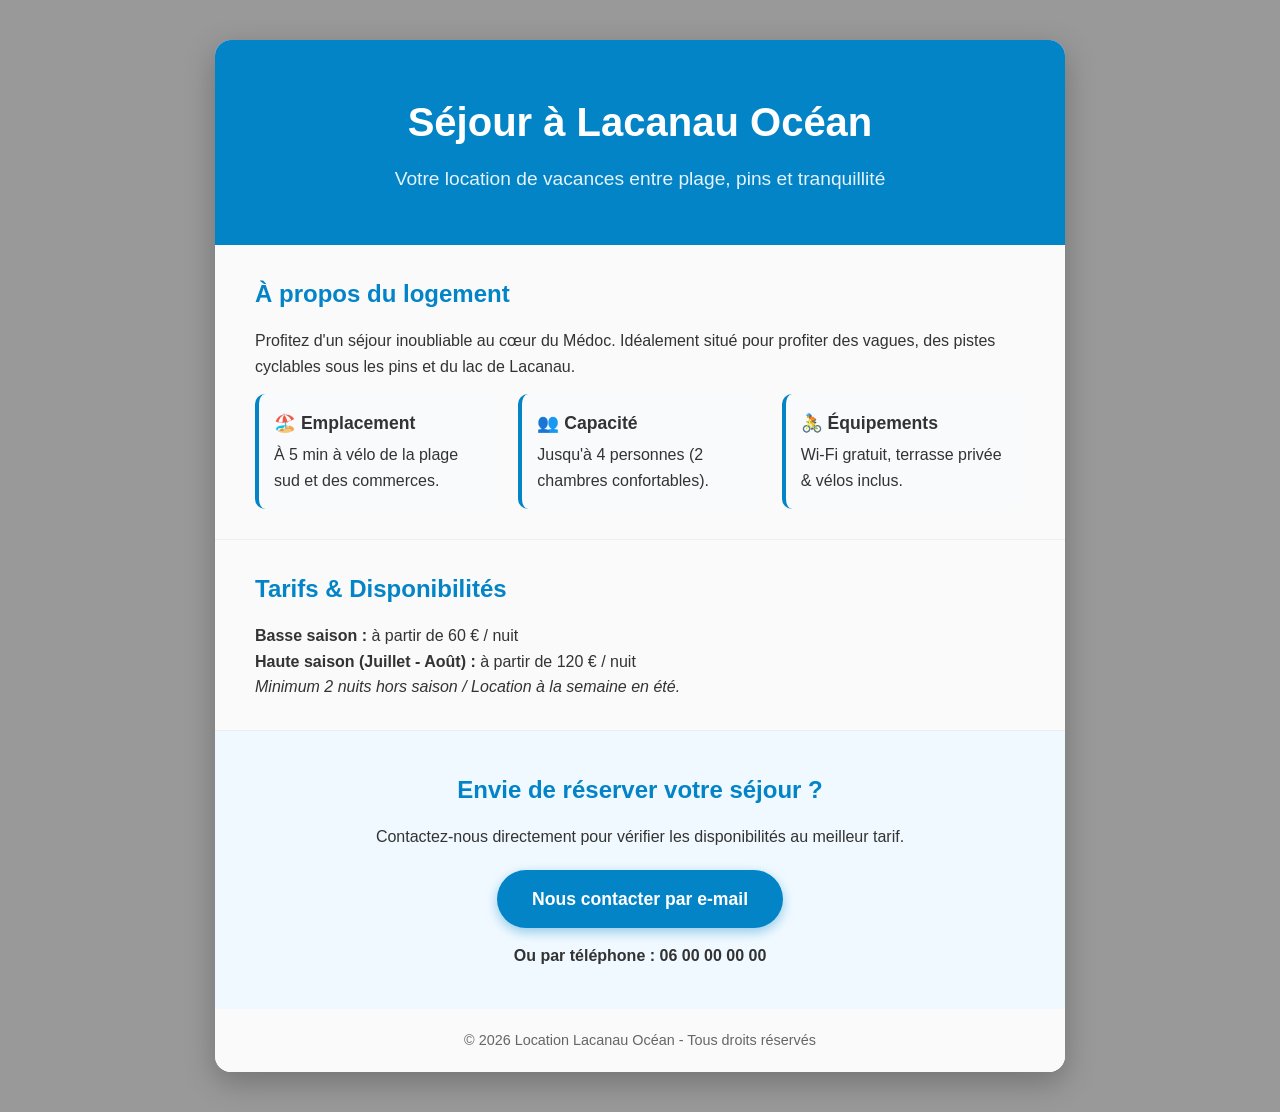
<file: Index.html>
<!DOCTYPE html>
<html lang="fr">
<head>
    <meta charset="UTF-8">
    <meta name="viewport" content="width=device-width, initial-scale=1.0">
    <title>Villa Océan - Location de vacances à Lacanau</title>
    <style>
        * {
            box-sizing: border-box;
            margin: 0;
            padding: 0;
        }

        body {
            font-family: 'Segoe UI', Tahoma, Geneva, Verdana, sans-serif;
            color: #333;
            line-height: 1.6;
            /* Arrière-plan avec photo de Lacanau */
            background: linear-gradient(rgba(0, 0, 0, 0.4), rgba(0, 0, 0, 0.4)), 
                        url('https://images.unsplash.com/photo-1507525428034-b723cf961d3e?auto=format&fit=crop&w=1920&q=80') center/cover no-repeat fixed;
            min-height: 100vh;
            padding: 40px 20px;
        }

        .container {
            max-width: 850px;
            margin: 0 auto;
            background: rgba(255, 255, 255, 0.95);
            border-radius: 16px;
            box-shadow: 0 10px 30px rgba(0,0,0,0.25);
            overflow: hidden;
        }

        header {
            text-align: center;
            padding: 50px 20px;
            background: #0284c7;
            color: white;
        }

        header h1 {
            font-size: 2.5rem;
            margin-bottom: 10px;
        }

        header p {
            font-size: 1.2rem;
            opacity: 0.9;
        }

        .section {
            padding: 30px 40px;
            border-bottom: 1px solid #eee;
        }

        h2 {
            color: #0284c7;
            margin-bottom: 15px;
            font-size: 1.5rem;
        }

        .grid-features {
            display: grid;
            grid-template-columns: repeat(auto-fit, minmax(200px, 1fr));
            gap: 20px;
            margin-top: 15px;
        }

        .feature-card {
            background: #f8fafc;
            padding: 15px;
            border-radius: 10px;
            border-left: 4px solid #0284c7;
        }

        .feature-card h3 {
            font-size: 1.1rem;
            margin-bottom: 5px;
        }

        .cta-container {
            text-align: center;
            padding: 40px 20px;
            background: #f0f9ff;
        }

        .btn {
            display: inline-block;
            background: #0284c7;
            color: white;
            padding: 15px 35px;
            text-decoration: none;
            border-radius: 30px;
            font-weight: bold;
            font-size: 1.1rem;
            box-shadow: 0 4px 12px rgba(2, 132, 199, 0.4);
            transition: background 0.3s ease;
        }

        .btn:hover {
            background: #0369a1;
        }

        footer {
            text-align: center;
            padding: 20px;
            font-size: 0.9rem;
            color: #666;
            background: #fafafa;
        }
    </style>
</head>
<body>

    <div class="container">
        <header>
            <h1>Séjour à Lacanau Océan</h1>
            <p>Votre location de vacances entre plage, pins et tranquillité</p>
        </header>

        <div class="section">
            <h2>À propos du logement</h2>
            <p>Profitez d'un séjour inoubliable au cœur du Médoc. Idéalement situé pour profiter des vagues, des pistes cyclables sous les pins et du lac de Lacanau.</p>
            
            <div class="grid-features">
                <div class="feature-card">
                    <h3>🏖️ Emplacement</h3>
                    <p>À 5 min à vélo de la plage sud et des commerces.</p>
                </div>
                <div class="feature-card">
                    <h3>👥 Capacité</h3>
                    <p>Jusqu'à 4 personnes (2 chambres confortables).</p>
                </div>
                <div class="feature-card">
                    <h3>🚴 Équipements</h3>
                    <p>Wi-Fi gratuit, terrasse privée & vélos inclus.</p>
                </div>
            </div>
        </div>

        <div class="section">
            <h2>Tarifs & Disponibilités</h2>
            <p><strong>Basse saison :</strong> à partir de 60 € / nuit</p>
            <p><strong>Haute saison (Juillet - Août) :</strong> à partir de 120 € / nuit</p>
            <p><em>Minimum 2 nuits hors saison / Location à la semaine en été.</em></p>
        </div>

        <div class="cta-container">
            <h2>Envie de réserver votre séjour ?</h2>
            <p style="margin-bottom: 20px;">Contactez-nous directement pour vérifier les disponibilités au meilleur tarif.</p>
            <a href="mailto:votre-email@example.com?subject=Demande%20de%20réservation%20Lacanau" class="btn">Nous contacter par e-mail</a>
            <p style="margin-top: 15px; font-weight: bold;">Ou par téléphone : 06 00 00 00 00</p>
        </div>

        <footer>
            <p>&copy; 2026 Location Lacanau Océan - Tous droits réservés</p>
        </footer>
    </div>

</body>
</html>
</file>
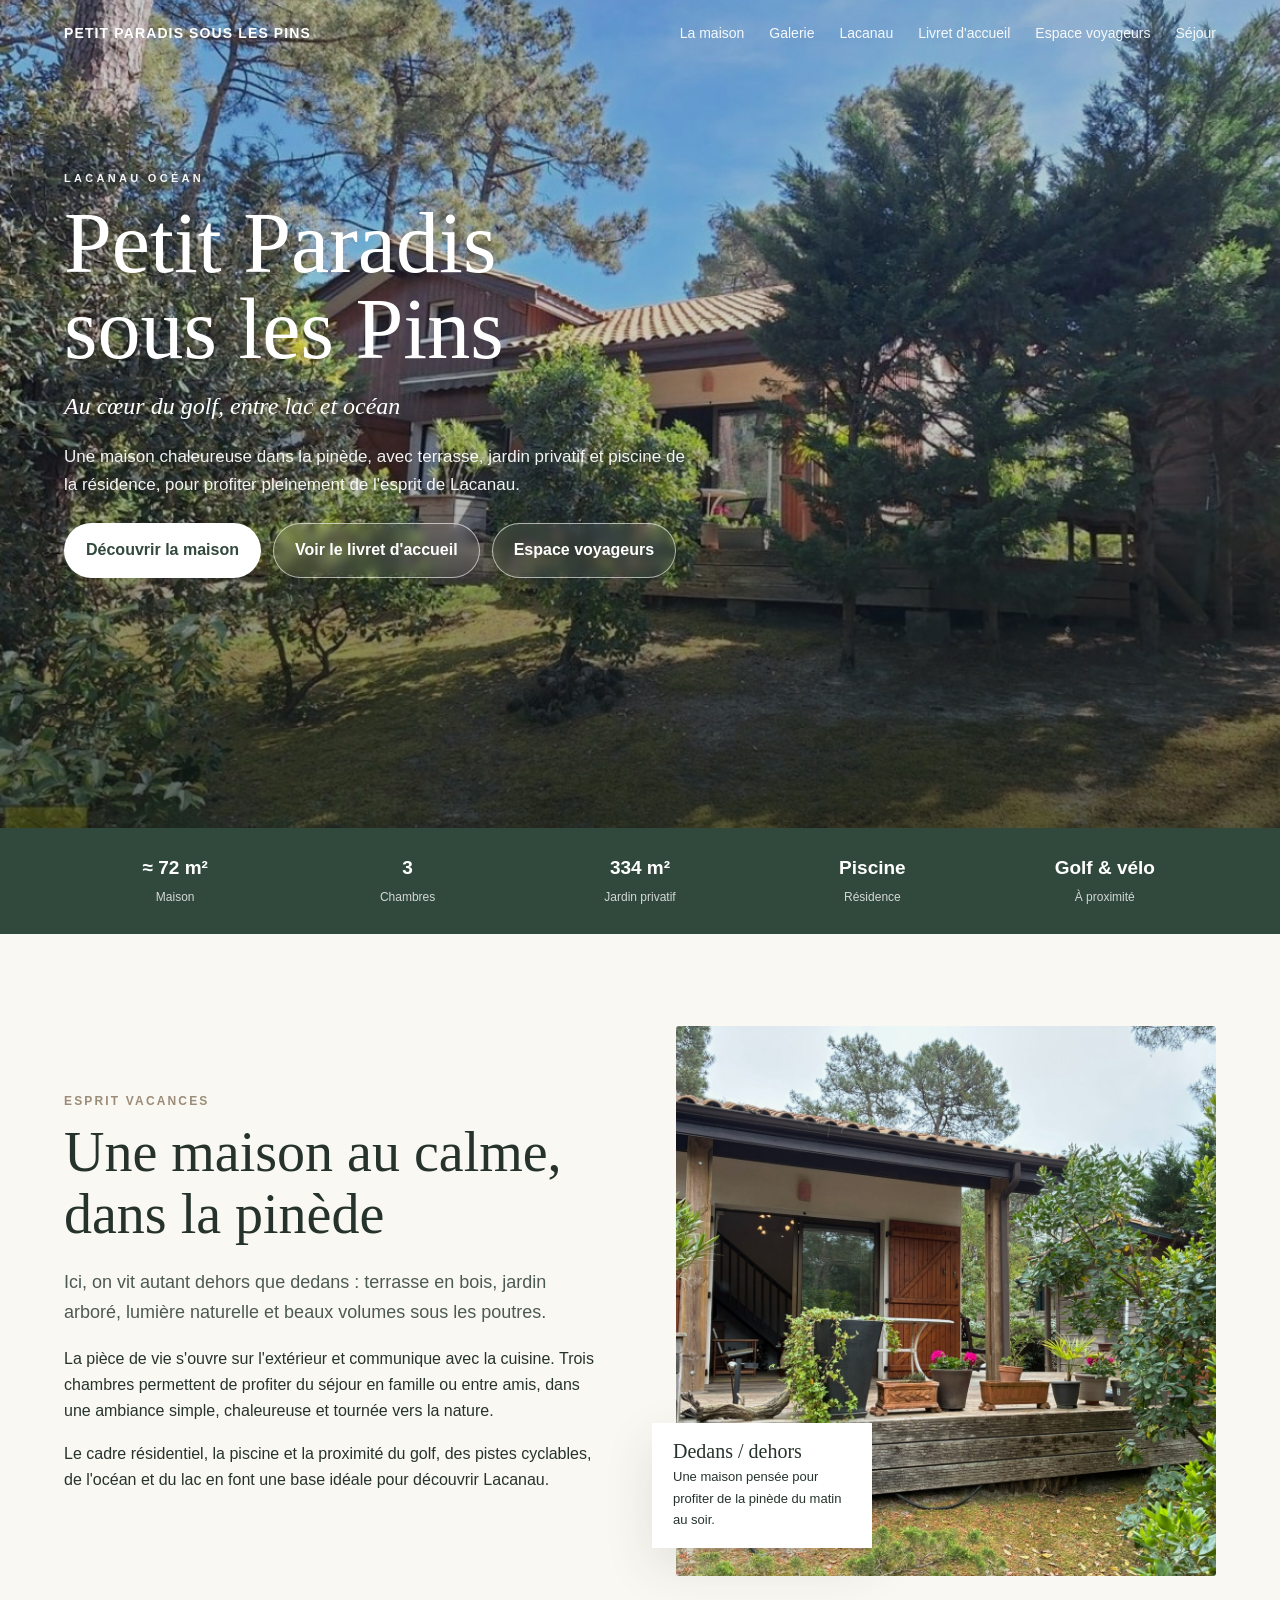
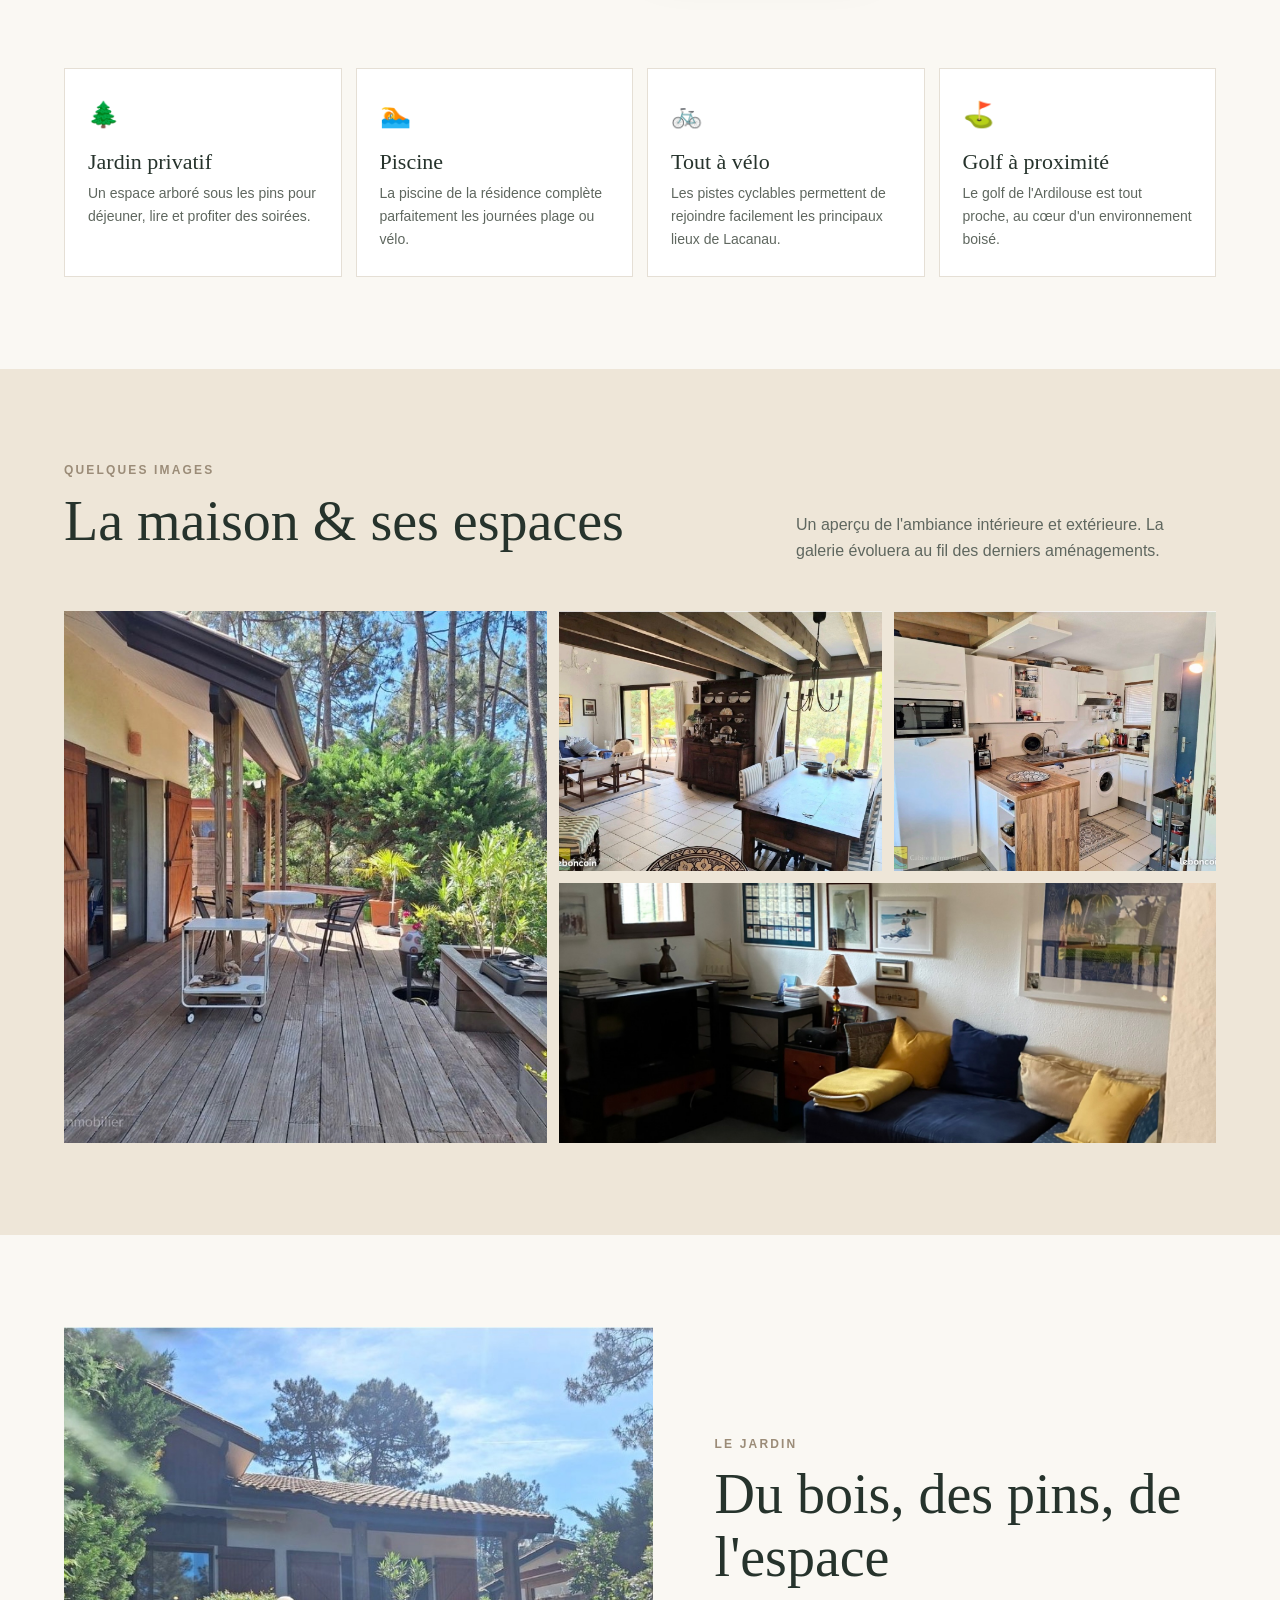
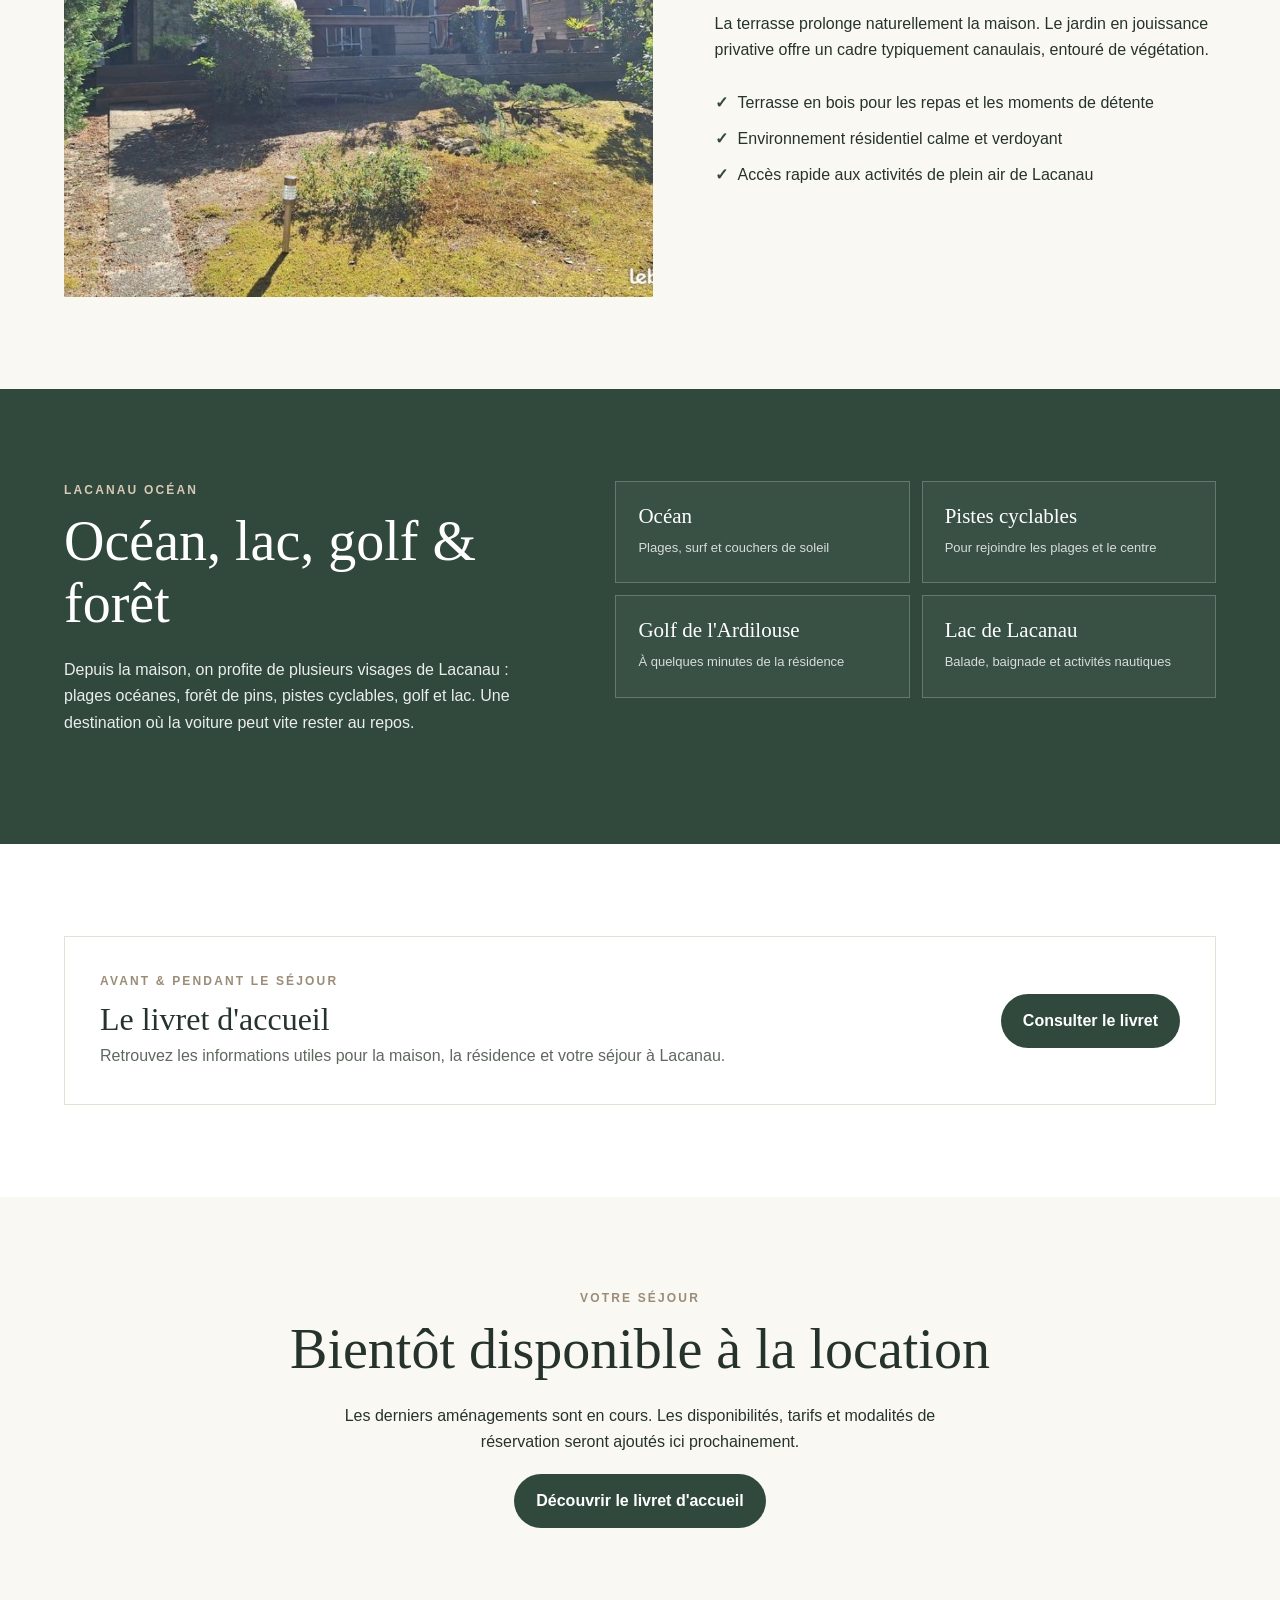
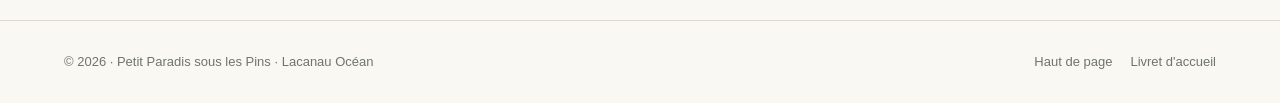
<file: index.html>
<!doctype html>
<html lang="fr">
<head>
<meta charset="utf-8">
<meta name="viewport" content="width=device-width,initial-scale=1">
<meta name="theme-color" content="#31493d">
<meta name="description" content="Petit Paradis sous les Pins à Lacanau Océan : maison de vacances sous les pins, 3 chambres, jardin privatif, terrasse, piscine de la résidence et accès aux activités de Lacanau.">
<title>Petit Paradis sous les Pins — Lacanau Océan</title>
<style>
:root{
  --ink:#26332c;--pine:#31493d;--pine-dark:#21342b;--sand:#eee6d8;--cream:#faf8f3;
  --taupe:#9b8c78;--white:#fff;--line:#e5dfd5;--shadow:0 18px 50px rgba(33,52,43,.12)
}
*{box-sizing:border-box}
html{scroll-behavior:smooth}
body{margin:0;background:var(--cream);color:var(--ink);font:16px/1.65 -apple-system,BlinkMacSystemFont,"Segoe UI",sans-serif}
img{display:block;max-width:100%}
a{color:inherit;text-decoration:none}
button{font:inherit}
.wrap{width:min(1160px,90%);margin:auto}
.previewbar{background:#f0c36e;color:#3b3326;text-align:center;padding:9px 16px;font-weight:700;font-size:13px;letter-spacing:.02em}
header{position:absolute;top:0;z-index:20;width:100%;color:#fff}
.nav{display:flex;align-items:center;justify-content:space-between;padding:22px 0}
.brand{font-weight:750;letter-spacing:.08em;font-size:14px}
.navlinks{display:flex;align-items:center;gap:25px;font-size:14px}
.navlinks a{opacity:.93}.navlinks a:hover{opacity:1}
.menu-btn{display:none;background:rgba(255,255,255,.14);border:1px solid rgba(255,255,255,.35);color:#fff;width:43px;height:43px;border-radius:50%;cursor:pointer}
.hero{
  min-height:92vh;display:grid;place-items:end start;
  background:linear-gradient(0deg,rgba(15,25,20,.67) 0%,rgba(15,25,20,.18) 55%,rgba(15,25,20,.2) 100%),
  url("images/maison-pins.jpg") center/cover no-repeat;color:#fff
}
.hero-inner{padding:0 0 9vh}
.hero-place{text-transform:uppercase;font-size:11px;font-weight:750;letter-spacing:.3em;margin-bottom:12px;opacity:.95}
.hero-name{font:500 clamp(46px,7vw,86px)/1 Georgia,serif;max-width:850px;margin:0 0 18px}
.hero-tagline{font:italic clamp(19px,2vw,24px)/1.4 Georgia,serif;margin-bottom:20px}
.hero p{font-size:17px;max-width:630px;opacity:.94;margin:0}
.actions{display:flex;gap:12px;flex-wrap:wrap;margin-top:24px}
.btn{display:inline-flex;align-items:center;justify-content:center;padding:13px 21px;border-radius:999px;font-weight:700;border:1px solid transparent;transition:.2s}
.btn-primary{background:#fff;color:var(--pine)}
.btn-secondary{border-color:rgba(255,255,255,.6);color:#fff;background:rgba(255,255,255,.08);backdrop-filter:blur(5px)}
.btn:hover{transform:translateY(-1px)}
.facts{background:var(--pine);color:#fff}
.facts .wrap{display:grid;grid-template-columns:repeat(5,1fr);padding:24px 0;text-align:center;gap:10px}
.facts strong{display:block;font-size:19px}
.facts span{font-size:12px;opacity:.78}
section{padding:92px 0}
.kicker{color:var(--taupe);text-transform:uppercase;letter-spacing:.18em;font-size:12px;font-weight:750;margin-bottom:9px}
.section-title{font:500 clamp(34px,5vw,56px)/1.12 Georgia,serif;margin:0 0 22px}
.lead{font-size:18px;color:#4d5a53}
.intro{display:grid;grid-template-columns:1fr 1fr;gap:72px;align-items:center}
.intro-media{position:relative}
.intro-media img{width:100%;height:550px;object-fit:cover;border-radius:3px}
.badge{position:absolute;left:-24px;bottom:28px;background:#fff;padding:17px 21px;box-shadow:var(--shadow);font-size:13px;max-width:220px}
.badge strong{display:block;font:500 20px Georgia,serif;margin-bottom:3px}
.features{padding-top:0}
.feature-grid{display:grid;grid-template-columns:repeat(4,1fr);gap:14px}
.feature{background:#fff;border:1px solid var(--line);padding:25px 23px;min-height:185px}
.feature .icon{font-size:25px;margin-bottom:14px}
.feature h3{font:500 22px Georgia,serif;margin:0 0 7px}
.feature p{margin:0;color:#5f675f;font-size:14px}
.gallery{background:var(--sand)}
.gallery-head{display:flex;align-items:end;justify-content:space-between;gap:30px}
.gallery-head p{max-width:420px;margin:0 0 10px;color:#5f675f}
.gallery-grid{display:grid;grid-template-columns:1.2fr .8fr .8fr;grid-template-rows:260px 260px;gap:12px;margin-top:36px}
.gallery-grid figure{margin:0;overflow:hidden;position:relative}
.gallery-grid figure:first-child{grid-row:1/3}
.gallery-grid img{width:100%;height:100%;object-fit:cover;transition:transform .5s}
.gallery-grid figure:hover img{transform:scale(1.025)}
.gallery-grid figure:nth-child(4){grid-column:2/4}
.outdoor{display:grid;grid-template-columns:1.08fr .92fr;gap:62px;align-items:center}
.outdoor img{width:100%;height:570px;object-fit:cover}
.points{margin:26px 0 0;padding:0;list-style:none;display:grid;gap:10px}
.points li{display:flex;gap:10px;align-items:flex-start}
.points li::before{content:"✓";font-weight:800;color:var(--pine)}
.location{background:var(--pine);color:#fff}
.location .kicker{color:#d7c9b5}
.location-grid{display:grid;grid-template-columns:.9fr 1.1fr;gap:60px;align-items:start}
.location p{opacity:.9}
.place-cards{display:grid;grid-template-columns:1fr 1fr;gap:12px}
.place{border:1px solid rgba(255,255,255,.22);padding:22px;background:rgba(255,255,255,.04)}
.place strong{font:500 21px Georgia,serif;display:block;margin-bottom:5px}
.place span{font-size:13px;opacity:.8}
.guide{background:#fff}
.guide-card{display:grid;grid-template-columns:1fr auto;gap:30px;align-items:center;border:1px solid var(--line);padding:35px}
.guide-card p{margin:5px 0 0;color:#5f675f}
.guide-card .btn{background:var(--pine);color:#fff}
.contact{text-align:center}
.contact p{max-width:660px;margin:0 auto 18px}
.contact .btn{background:var(--pine);color:#fff}
footer{padding:30px 0;border-top:1px solid #ded8ce;font-size:13px;color:#6f746f}
.foot{display:flex;justify-content:space-between;gap:20px;align-items:center}
.foot-links{display:flex;gap:18px}
@media(max-width:900px){
  .feature-grid{grid-template-columns:1fr 1fr}
  .location-grid{grid-template-columns:1fr}
}
@media(max-width:760px){
  header{top:0}
  .wrap{width:min(92%,1160px)}
  .nav{padding:18px 0}.brand{font-size:12px;max-width:235px}
  .menu-btn{display:block}
  .navlinks{display:none;position:absolute;left:4%;right:4%;top:72px;background:rgba(33,52,43,.97);padding:18px;border-radius:12px;flex-direction:column;align-items:stretch;gap:0;box-shadow:var(--shadow)}
  .navlinks.open{display:flex}.navlinks a{padding:12px 6px;border-bottom:1px solid rgba(255,255,255,.12)}.navlinks a:last-child{border-bottom:0}
  .hero{min-height:80vh}.hero-inner{padding-bottom:7vh}.hero-name{font-size:clamp(43px,14vw,64px)}
  .facts .wrap{grid-template-columns:repeat(2,1fr);row-gap:18px}.facts .wrap>div:last-child{grid-column:1/3}
  section{padding:67px 0}
  .intro,.outdoor{grid-template-columns:1fr;gap:32px}
  .intro-media{order:-1}.intro-media img,.outdoor img{height:390px}.badge{left:14px;bottom:14px}
  .feature-grid{grid-template-columns:1fr}
  .gallery-head{display:block}.gallery-grid{grid-template-columns:1fr 1fr;grid-template-rows:280px 180px 180px}.gallery-grid figure:first-child{grid-column:1/3;grid-row:auto}.gallery-grid figure:nth-child(4){grid-column:1/3}
  .place-cards{grid-template-columns:1fr 1fr}
  .guide-card{grid-template-columns:1fr}
  .foot{display:block}.foot-links{margin-top:8px}
}
@media(max-width:480px){.place-cards{grid-template-columns:1fr}}
</style>
</head>
<body>
<header>
  <div class="wrap nav">
    <a class="brand" href="#top">PETIT PARADIS SOUS LES PINS</a>
    <button class="menu-btn" id="menuBtn" aria-label="Ouvrir le menu" aria-expanded="false">☰</button>
    <nav class="navlinks" id="navLinks">
      <a href="#maison">La maison</a>
      <a href="#galerie">Galerie</a>
      <a href="#alentours">Lacanau</a>
      <a href="livret.html">Livret d'accueil</a>
      <a href="voyageurs.html">Espace voyageurs</a>
      <a href="#sejour">Séjour</a>
    </nav>
  </div>
</header>
<main id="top">
<section class="hero">
  <div class="wrap hero-inner">
    <div class="hero-place">LACANAU OCÉAN</div>
    <h1 class="hero-name">Petit Paradis<br>sous les Pins</h1>
    <div class="hero-tagline">Au cœur du golf, entre lac et océan</div>
    <p>Une maison chaleureuse dans la pinède, avec terrasse, jardin privatif et piscine de la résidence, pour profiter pleinement de l'esprit de Lacanau.</p>
    <div class="actions">
      <a class="btn btn-primary" href="#maison">Découvrir la maison</a>
      <a class="btn btn-secondary" href="livret.html">Voir le livret d'accueil</a>
      <a class="btn btn-secondary" href="voyageurs.html">Espace voyageurs</a>
    </div>
  </div>
</section>
<div class="facts">
  <div class="wrap">
    <div><strong>≈ 72 m²</strong><span>Maison</span></div>
    <div><strong>3</strong><span>Chambres</span></div>
    <div><strong>334 m²</strong><span>Jardin privatif</span></div>
    <div><strong>Piscine</strong><span>Résidence</span></div>
    <div><strong>Golf & vélo</strong><span>À proximité</span></div>
  </div>
</div>
<section id="maison">
  <div class="wrap intro">
    <div>
      <div class="kicker">Esprit vacances</div>
      <h2 class="section-title">Une maison au calme, dans la pinède</h2>
      <p class="lead">Ici, on vit autant dehors que dedans : terrasse en bois, jardin arboré, lumière naturelle et beaux volumes sous les poutres.</p>
      <p>La pièce de vie s'ouvre sur l'extérieur et communique avec la cuisine. Trois chambres permettent de profiter du séjour en famille ou entre amis, dans une ambiance simple, chaleureuse et tournée vers la nature.</p>
      <p>Le cadre résidentiel, la piscine et la proximité du golf, des pistes cyclables, de l'océan et du lac en font une base idéale pour découvrir Lacanau.</p>
    </div>
    <div class="intro-media">
      <img src="images/terrasse.jpg" alt="Terrasse en bois du Petit Paradis sous les Pins à Lacanau">
      <div class="badge"><strong>Dedans / dehors</strong>Une maison pensée pour profiter de la pinède du matin au soir.</div>
    </div>
  </div>
</section>
<section class="features">
  <div class="wrap">
    <div class="feature-grid">
      <article class="feature"><div class="icon">🌲</div><h3>Jardin privatif</h3><p>Un espace arboré sous les pins pour déjeuner, lire et profiter des soirées.</p></article>
      <article class="feature"><div class="icon">🏊</div><h3>Piscine</h3><p>La piscine de la résidence complète parfaitement les journées plage ou vélo.</p></article>
      <article class="feature"><div class="icon">🚲</div><h3>Tout à vélo</h3><p>Les pistes cyclables permettent de rejoindre facilement les principaux lieux de Lacanau.</p></article>
      <article class="feature"><div class="icon">⛳</div><h3>Golf à proximité</h3><p>Le golf de l'Ardilouse est tout proche, au cœur d'un environnement boisé.</p></article>
    </div>
  </div>
</section>
<section id="galerie" class="gallery">
  <div class="wrap">
    <div class="gallery-head">
      <div><div class="kicker">Quelques images</div><h2 class="section-title">La maison & ses espaces</h2></div>
      <p>Un aperçu de l'ambiance intérieure et extérieure. La galerie évoluera au fil des derniers aménagements.</p>
    </div>
    <div class="gallery-grid">
      <figure><img src="images/terrasse-large.jpg" alt="Grande terrasse sous les pins"></figure>
      <figure><img src="images/sejour.jpg" alt="Séjour lumineux"></figure>
      <figure><img src="images/cuisine.jpg" alt="Cuisine équipée"></figure>
      <figure><img src="images/mezzanine.jpg" alt="Mezzanine et espace nuit"></figure>
    </div>
  </div>
</section>
<section>
  <div class="wrap outdoor">
    <img src="images/facade-terrasse.jpg" alt="Façade et terrasse côté jardin">
    <div>
      <div class="kicker">Le jardin</div>
      <h2 class="section-title">Du bois, des pins, de l'espace</h2>
      <p>La terrasse prolonge naturellement la maison. Le jardin en jouissance privative offre un cadre typiquement canaulais, entouré de végétation.</p>
      <ul class="points">
        <li>Terrasse en bois pour les repas et les moments de détente</li>
        <li>Environnement résidentiel calme et verdoyant</li>
        <li>Accès rapide aux activités de plein air de Lacanau</li>
      </ul>
    </div>
  </div>
</section>
<section id="alentours" class="location">
  <div class="wrap location-grid">
    <div>
      <div class="kicker">Lacanau Océan</div>
      <h2 class="section-title">Océan, lac, golf & forêt</h2>
      <p>Depuis la maison, on profite de plusieurs visages de Lacanau : plages océanes, forêt de pins, pistes cyclables, golf et lac. Une destination où la voiture peut vite rester au repos.</p>
    </div>
    <div class="place-cards">
      <div class="place"><strong>Océan</strong><span>Plages, surf et couchers de soleil</span></div>
      <div class="place"><strong>Pistes cyclables</strong><span>Pour rejoindre les plages et le centre</span></div>
      <div class="place"><strong>Golf de l'Ardilouse</strong><span>À quelques minutes de la résidence</span></div>
      <div class="place"><strong>Lac de Lacanau</strong><span>Balade, baignade et activités nautiques</span></div>
    </div>
  </div>
  </div>
</section>
<section class="guide">
  <div class="wrap">
    <div class="guide-card">
      <div>
        <div class="kicker">Avant & pendant le séjour</div>
        <h2 style="font:500 32px Georgia,serif;margin:0">Le livret d'accueil</h2>
        <p>Retrouvez les informations utiles pour la maison, la résidence et votre séjour à Lacanau.</p>
      </div>
      <a class="btn" href="livret.html">Consulter le livret</a>
    </div>
  </div>
</section>
<section id="sejour" class="contact">
  <div class="wrap">
    <div class="kicker">Votre séjour</div>
    <h2 class="section-title">Bientôt disponible à la location</h2>
    <p>Les derniers aménagements sont en cours. Les disponibilités, tarifs et modalités de réservation seront ajoutés ici prochainement.</p>
    <a class="btn" href="livret.html">Découvrir le livret d'accueil</a>
  </div>
</section>
</main>
<footer>
  <div class="wrap foot">
    <div>© 2026 · Petit Paradis sous les Pins · Lacanau Océan</div>
    <div class="foot-links"><a href="#top">Haut de page</a><a href="livret.html">Livret d'accueil</a></div>
  </div>
</footer>
<script>
const btn=document.getElementById('menuBtn');
const nav=document.getElementById('navLinks');
btn.addEventListener('click',()=>{const open=nav.classList.toggle('open');btn.setAttribute('aria-expanded',open);btn.textContent=open?'×':'☰';});
nav.querySelectorAll('a').forEach(a=>a.addEventListener('click',()=>{nav.classList.remove('open');btn.setAttribute('aria-expanded','false');btn.textContent='☰';}));
</script>
</body>
</html>
</file>
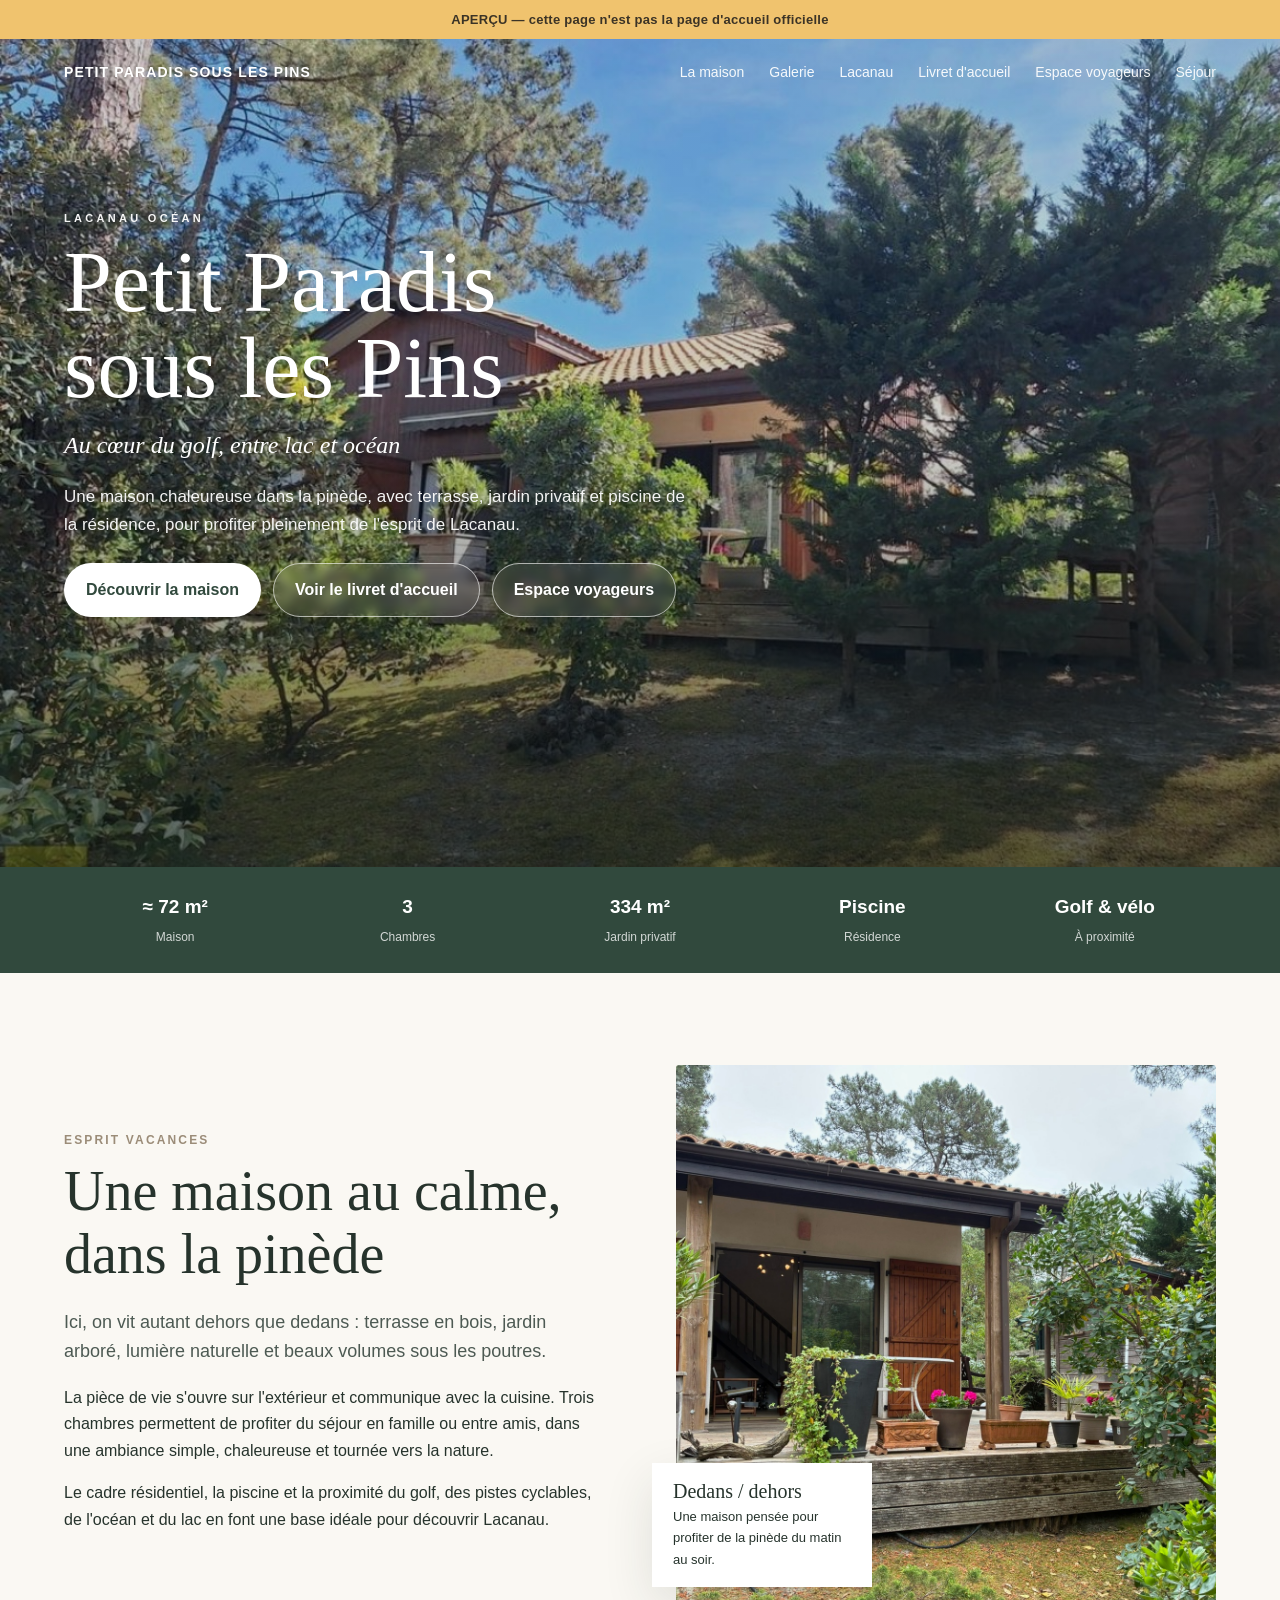
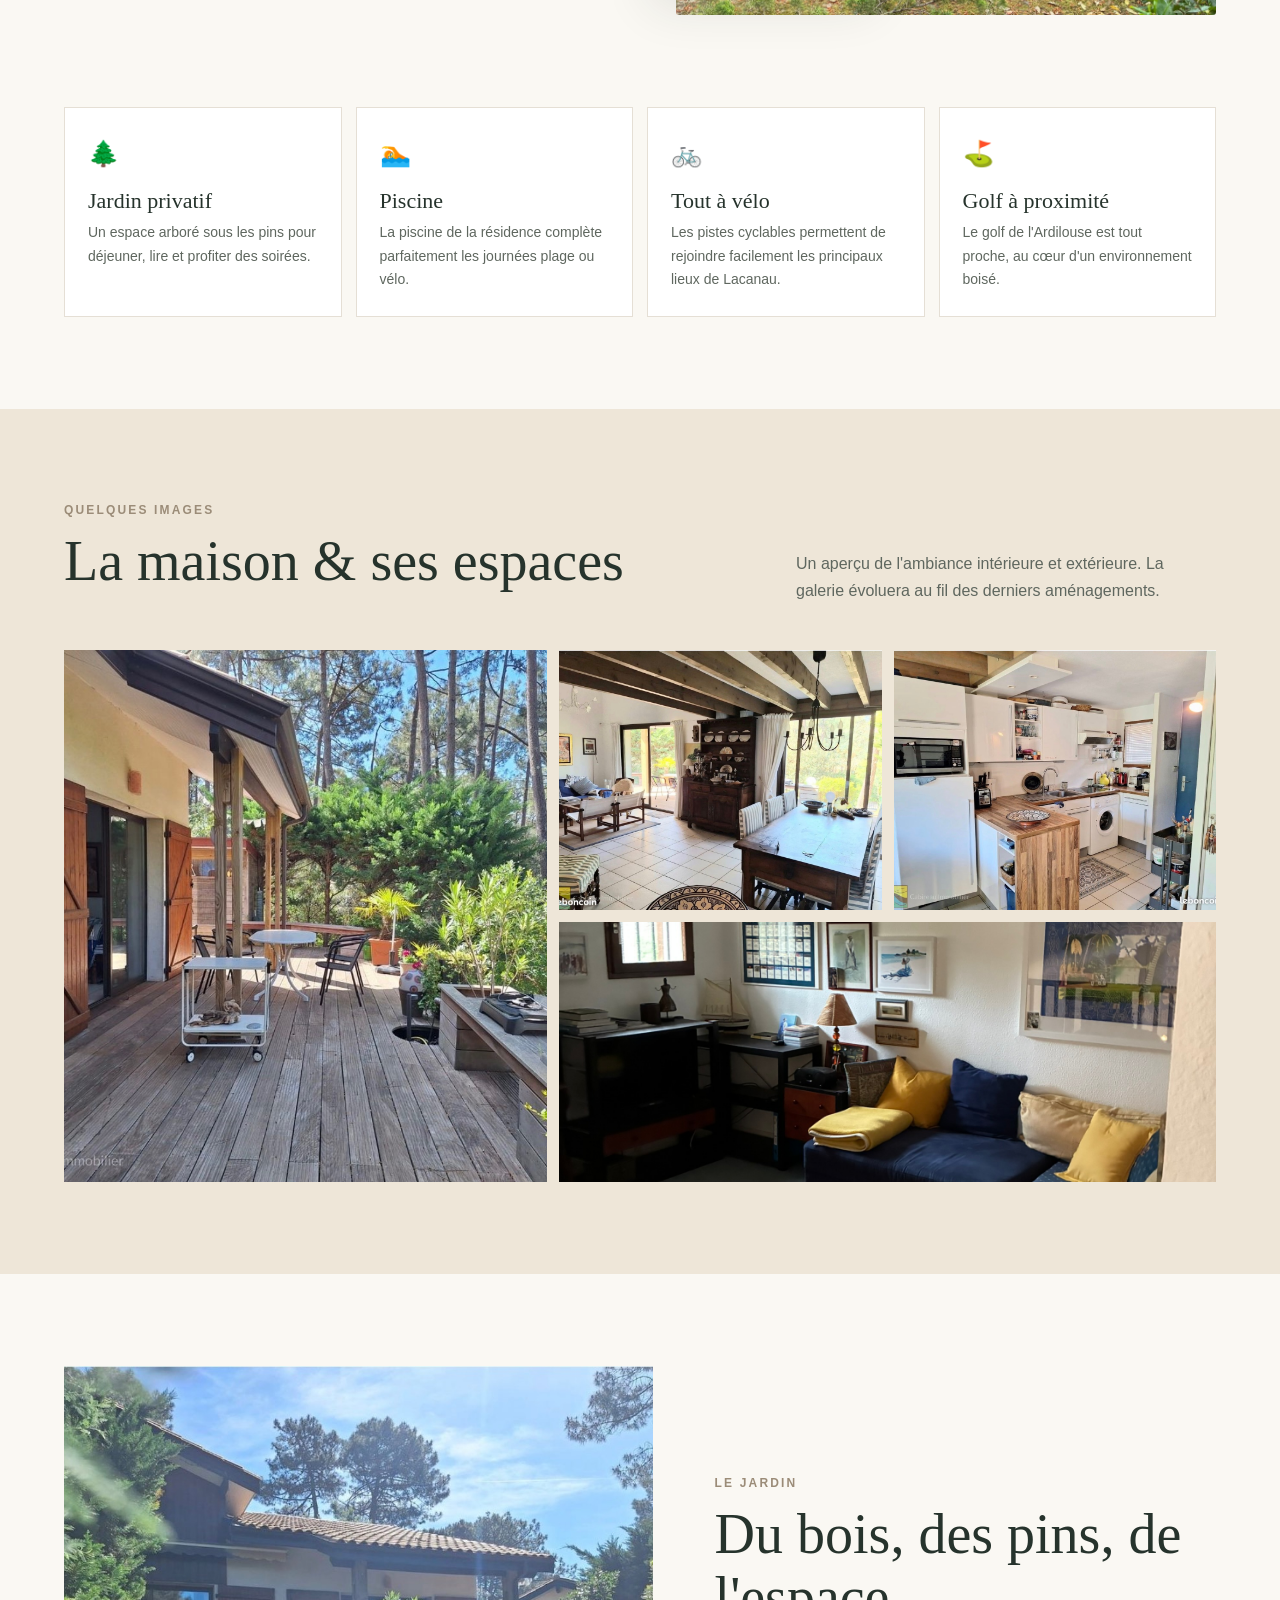
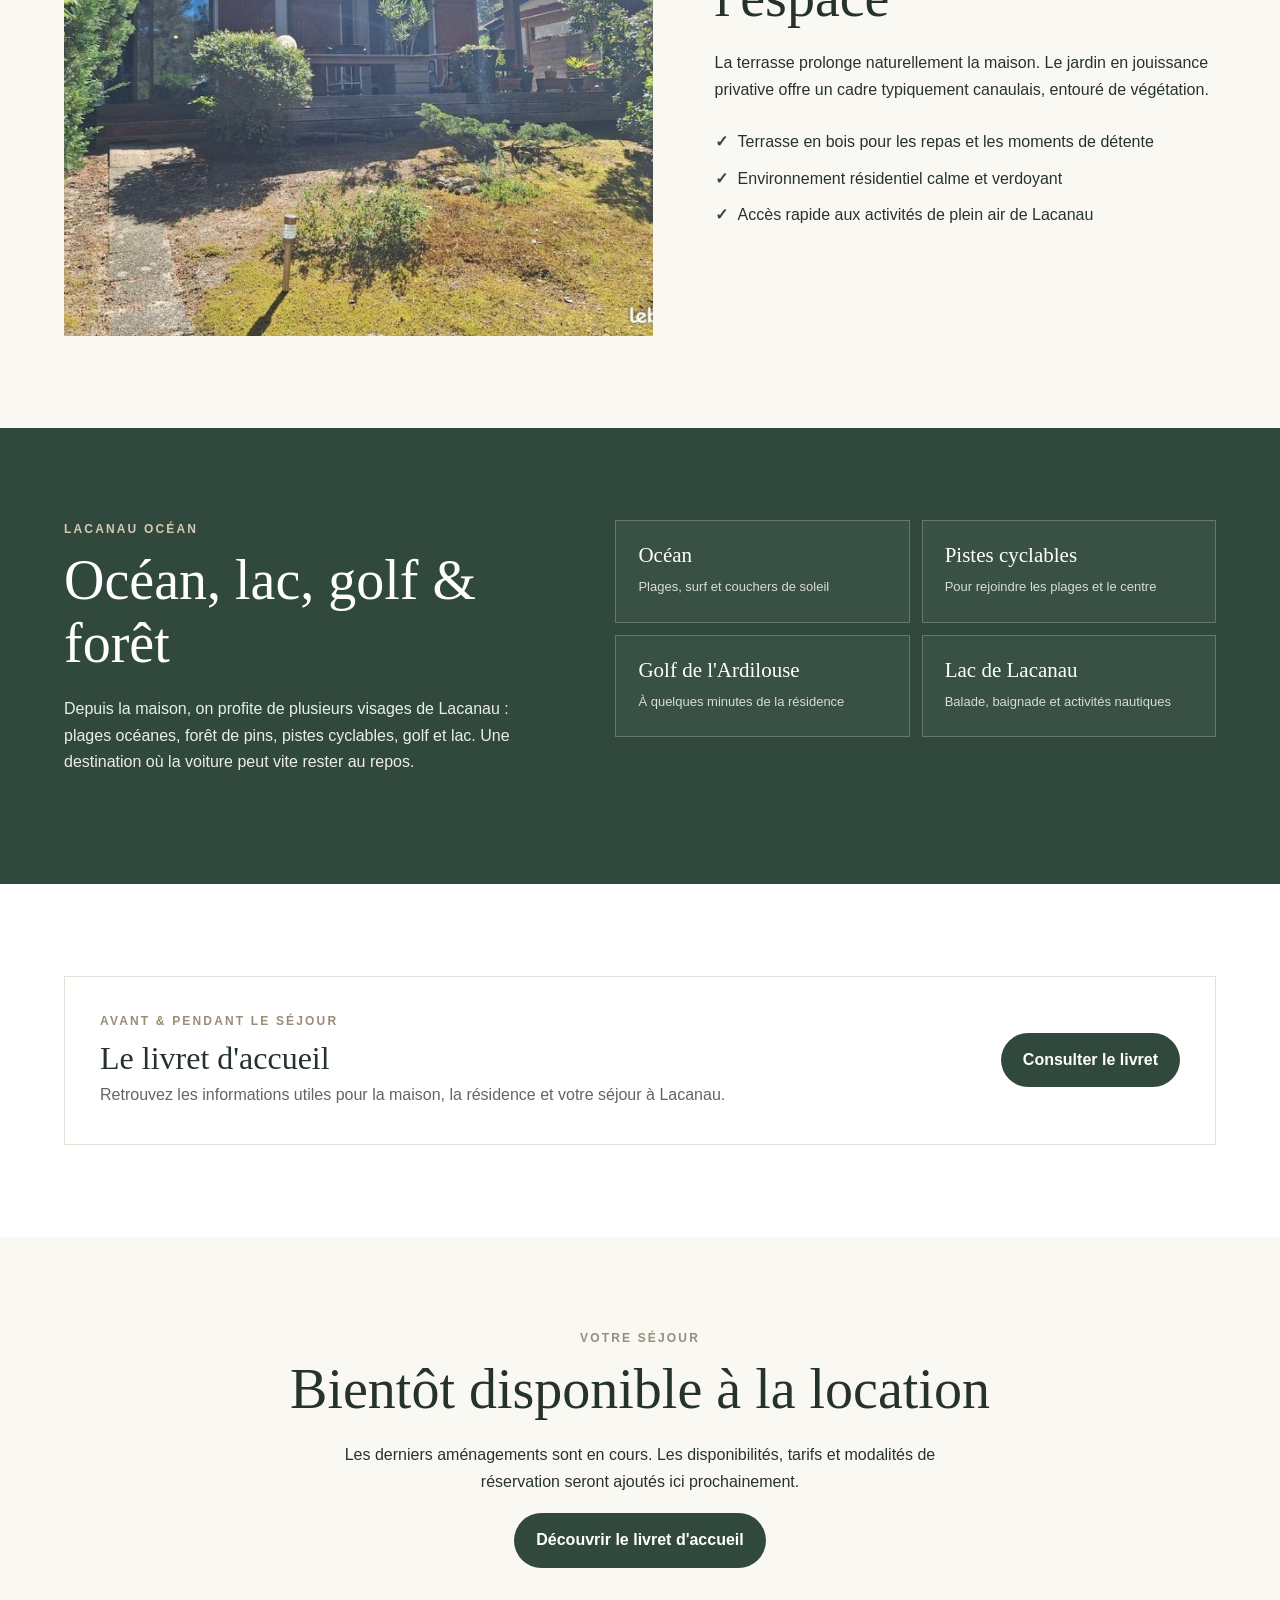
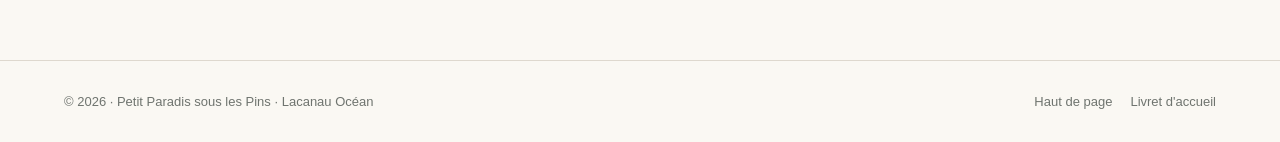
<file: apercu.html>
<!doctype html>
<html lang="fr">
<head>
<meta charset="utf-8">
<meta name="viewport" content="width=device-width,initial-scale=1">
<meta name="theme-color" content="#31493d">
<meta name="description" content="Aperçu de la future page d'accueil de Petit Paradis sous les Pins à Lacanau Océan.">
<title>Aperçu — Petit Paradis sous les Pins</title>
<style>
:root{
  --ink:#26332c;--pine:#31493d;--pine-dark:#21342b;--sand:#eee6d8;--cream:#faf8f3;
  --taupe:#9b8c78;--white:#fff;--line:#e5dfd5;--shadow:0 18px 50px rgba(33,52,43,.12)
}
*{box-sizing:border-box}
html{scroll-behavior:smooth}
body{margin:0;background:var(--cream);color:var(--ink);font:16px/1.65 -apple-system,BlinkMacSystemFont,"Segoe UI",sans-serif}
img{display:block;max-width:100%}
a{color:inherit;text-decoration:none}
button{font:inherit}
.wrap{width:min(1160px,90%);margin:auto}
.previewbar{background:#f0c36e;color:#3b3326;text-align:center;padding:9px 16px;font-weight:700;font-size:13px;letter-spacing:.02em}
header{position:absolute;top:39px;z-index:20;width:100%;color:#fff}
.nav{display:flex;align-items:center;justify-content:space-between;padding:22px 0}
.brand{font-weight:750;letter-spacing:.08em;font-size:14px}
.navlinks{display:flex;align-items:center;gap:25px;font-size:14px}
.navlinks a{opacity:.93}.navlinks a:hover{opacity:1}
.menu-btn{display:none;background:rgba(255,255,255,.14);border:1px solid rgba(255,255,255,.35);color:#fff;width:43px;height:43px;border-radius:50%;cursor:pointer}
.hero{
  min-height:92vh;display:grid;place-items:end start;
  background:linear-gradient(0deg,rgba(15,25,20,.67) 0%,rgba(15,25,20,.18) 55%,rgba(15,25,20,.2) 100%),
  url("images/maison-pins.jpg") center/cover no-repeat;color:#fff
}
.hero-inner{padding:0 0 9vh}
.hero-place{text-transform:uppercase;font-size:11px;font-weight:750;letter-spacing:.3em;margin-bottom:12px;opacity:.95}
.hero-name{font:500 clamp(46px,7vw,86px)/1 Georgia,serif;max-width:850px;margin:0 0 18px}
.hero-tagline{font:italic clamp(19px,2vw,24px)/1.4 Georgia,serif;margin-bottom:20px}
.hero p{font-size:17px;max-width:630px;opacity:.94;margin:0}
.actions{display:flex;gap:12px;flex-wrap:wrap;margin-top:24px}
.btn{display:inline-flex;align-items:center;justify-content:center;padding:13px 21px;border-radius:999px;font-weight:700;border:1px solid transparent;transition:.2s}
.btn-primary{background:#fff;color:var(--pine)}
.btn-secondary{border-color:rgba(255,255,255,.6);color:#fff;background:rgba(255,255,255,.08);backdrop-filter:blur(5px)}
.btn:hover{transform:translateY(-1px)}
.facts{background:var(--pine);color:#fff}
.facts .wrap{display:grid;grid-template-columns:repeat(5,1fr);padding:24px 0;text-align:center;gap:10px}
.facts strong{display:block;font-size:19px}
.facts span{font-size:12px;opacity:.78}
section{padding:92px 0}
.kicker{color:var(--taupe);text-transform:uppercase;letter-spacing:.18em;font-size:12px;font-weight:750;margin-bottom:9px}
.section-title{font:500 clamp(34px,5vw,56px)/1.12 Georgia,serif;margin:0 0 22px}
.lead{font-size:18px;color:#4d5a53}
.intro{display:grid;grid-template-columns:1fr 1fr;gap:72px;align-items:center}
.intro-media{position:relative}
.intro-media img{width:100%;height:550px;object-fit:cover;border-radius:3px}
.badge{position:absolute;left:-24px;bottom:28px;background:#fff;padding:17px 21px;box-shadow:var(--shadow);font-size:13px;max-width:220px}
.badge strong{display:block;font:500 20px Georgia,serif;margin-bottom:3px}
.features{padding-top:0}
.feature-grid{display:grid;grid-template-columns:repeat(4,1fr);gap:14px}
.feature{background:#fff;border:1px solid var(--line);padding:25px 23px;min-height:185px}
.feature .icon{font-size:25px;margin-bottom:14px}
.feature h3{font:500 22px Georgia,serif;margin:0 0 7px}
.feature p{margin:0;color:#5f675f;font-size:14px}
.gallery{background:var(--sand)}
.gallery-head{display:flex;align-items:end;justify-content:space-between;gap:30px}
.gallery-head p{max-width:420px;margin:0 0 10px;color:#5f675f}
.gallery-grid{display:grid;grid-template-columns:1.2fr .8fr .8fr;grid-template-rows:260px 260px;gap:12px;margin-top:36px}
.gallery-grid figure{margin:0;overflow:hidden;position:relative}
.gallery-grid figure:first-child{grid-row:1/3}
.gallery-grid img{width:100%;height:100%;object-fit:cover;transition:transform .5s}
.gallery-grid figure:hover img{transform:scale(1.025)}
.gallery-grid figure:nth-child(4){grid-column:2/4}
.outdoor{display:grid;grid-template-columns:1.08fr .92fr;gap:62px;align-items:center}
.outdoor img{width:100%;height:570px;object-fit:cover}
.points{margin:26px 0 0;padding:0;list-style:none;display:grid;gap:10px}
.points li{display:flex;gap:10px;align-items:flex-start}
.points li::before{content:"✓";font-weight:800;color:var(--pine)}
.location{background:var(--pine);color:#fff}
.location .kicker{color:#d7c9b5}
.location-grid{display:grid;grid-template-columns:.9fr 1.1fr;gap:60px;align-items:start}
.location p{opacity:.9}
.place-cards{display:grid;grid-template-columns:1fr 1fr;gap:12px}
.place{border:1px solid rgba(255,255,255,.22);padding:22px;background:rgba(255,255,255,.04)}
.place strong{font:500 21px Georgia,serif;display:block;margin-bottom:5px}
.place span{font-size:13px;opacity:.8}
.guide{background:#fff}
.guide-card{display:grid;grid-template-columns:1fr auto;gap:30px;align-items:center;border:1px solid var(--line);padding:35px}
.guide-card p{margin:5px 0 0;color:#5f675f}
.guide-card .btn{background:var(--pine);color:#fff}
.contact{text-align:center}
.contact p{max-width:660px;margin:0 auto 18px}
.contact .btn{background:var(--pine);color:#fff}
footer{padding:30px 0;border-top:1px solid #ded8ce;font-size:13px;color:#6f746f}
.foot{display:flex;justify-content:space-between;gap:20px;align-items:center}
.foot-links{display:flex;gap:18px}
@media(max-width:900px){
  .feature-grid{grid-template-columns:1fr 1fr}
  .location-grid{grid-template-columns:1fr}
}
@media(max-width:760px){
  header{top:58px}
  .wrap{width:min(92%,1160px)}
  .nav{padding:18px 0}.brand{font-size:12px;max-width:235px}
  .menu-btn{display:block}
  .navlinks{display:none;position:absolute;left:4%;right:4%;top:72px;background:rgba(33,52,43,.97);padding:18px;border-radius:12px;flex-direction:column;align-items:stretch;gap:0;box-shadow:var(--shadow)}
  .navlinks.open{display:flex}.navlinks a{padding:12px 6px;border-bottom:1px solid rgba(255,255,255,.12)}.navlinks a:last-child{border-bottom:0}
  .hero{min-height:80vh}.hero-inner{padding-bottom:7vh}.hero-name{font-size:clamp(43px,14vw,64px)}
  .facts .wrap{grid-template-columns:repeat(2,1fr);row-gap:18px}.facts .wrap>div:last-child{grid-column:1/3}
  section{padding:67px 0}
  .intro,.outdoor{grid-template-columns:1fr;gap:32px}
  .intro-media{order:-1}.intro-media img,.outdoor img{height:390px}.badge{left:14px;bottom:14px}
  .feature-grid{grid-template-columns:1fr}
  .gallery-head{display:block}.gallery-grid{grid-template-columns:1fr 1fr;grid-template-rows:280px 180px 180px}.gallery-grid figure:first-child{grid-column:1/3;grid-row:auto}.gallery-grid figure:nth-child(4){grid-column:1/3}
  .place-cards{grid-template-columns:1fr 1fr}
  .guide-card{grid-template-columns:1fr}
  .foot{display:block}.foot-links{margin-top:8px}
}
@media(max-width:480px){.place-cards{grid-template-columns:1fr}}
</style>
</head>
<body>
<div class="previewbar">APERÇU — cette page n'est pas la page d'accueil officielle</div>
<header>
  <div class="wrap nav">
    <a class="brand" href="#top">PETIT PARADIS SOUS LES PINS</a>
    <button class="menu-btn" id="menuBtn" aria-label="Ouvrir le menu" aria-expanded="false">☰</button>
    <nav class="navlinks" id="navLinks">
      <a href="#maison">La maison</a>
      <a href="#galerie">Galerie</a>
      <a href="#alentours">Lacanau</a>
      <a href="livret.html">Livret d'accueil</a>
      <a href="voyageurs.html">Espace voyageurs</a>
      <a href="#sejour">Séjour</a>
    </nav>
  </div>
</header>
<main id="top">
<section class="hero">
  <div class="wrap hero-inner">
    <div class="hero-place">LACANAU OCÉAN</div>
    <h1 class="hero-name">Petit Paradis<br>sous les Pins</h1>
    <div class="hero-tagline">Au cœur du golf, entre lac et océan</div>
    <p>Une maison chaleureuse dans la pinède, avec terrasse, jardin privatif et piscine de la résidence, pour profiter pleinement de l'esprit de Lacanau.</p>
    <div class="actions">
      <a class="btn btn-primary" href="#maison">Découvrir la maison</a>
      <a class="btn btn-secondary" href="livret.html">Voir le livret d'accueil</a>
      <a class="btn btn-secondary" href="voyageurs.html">Espace voyageurs</a>
    </div>
  </div>
</section>
<div class="facts">
  <div class="wrap">
    <div><strong>≈ 72 m²</strong><span>Maison</span></div>
    <div><strong>3</strong><span>Chambres</span></div>
    <div><strong>334 m²</strong><span>Jardin privatif</span></div>
    <div><strong>Piscine</strong><span>Résidence</span></div>
    <div><strong>Golf & vélo</strong><span>À proximité</span></div>
  </div>
</div>
<section id="maison">
  <div class="wrap intro">
    <div>
      <div class="kicker">Esprit vacances</div>
      <h2 class="section-title">Une maison au calme, dans la pinède</h2>
      <p class="lead">Ici, on vit autant dehors que dedans : terrasse en bois, jardin arboré, lumière naturelle et beaux volumes sous les poutres.</p>
      <p>La pièce de vie s'ouvre sur l'extérieur et communique avec la cuisine. Trois chambres permettent de profiter du séjour en famille ou entre amis, dans une ambiance simple, chaleureuse et tournée vers la nature.</p>
      <p>Le cadre résidentiel, la piscine et la proximité du golf, des pistes cyclables, de l'océan et du lac en font une base idéale pour découvrir Lacanau.</p>
    </div>
    <div class="intro-media">
      <img src="images/terrasse.jpg" alt="Terrasse en bois du Petit Paradis sous les Pins à Lacanau">
      <div class="badge"><strong>Dedans / dehors</strong>Une maison pensée pour profiter de la pinède du matin au soir.</div>
    </div>
  </div>
</section>
<section class="features">
  <div class="wrap">
    <div class="feature-grid">
      <article class="feature"><div class="icon">🌲</div><h3>Jardin privatif</h3><p>Un espace arboré sous les pins pour déjeuner, lire et profiter des soirées.</p></article>
      <article class="feature"><div class="icon">🏊</div><h3>Piscine</h3><p>La piscine de la résidence complète parfaitement les journées plage ou vélo.</p></article>
      <article class="feature"><div class="icon">🚲</div><h3>Tout à vélo</h3><p>Les pistes cyclables permettent de rejoindre facilement les principaux lieux de Lacanau.</p></article>
      <article class="feature"><div class="icon">⛳</div><h3>Golf à proximité</h3><p>Le golf de l'Ardilouse est tout proche, au cœur d'un environnement boisé.</p></article>
    </div>
  </div>
</section>
<section id="galerie" class="gallery">
  <div class="wrap">
    <div class="gallery-head">
      <div><div class="kicker">Quelques images</div><h2 class="section-title">La maison & ses espaces</h2></div>
      <p>Un aperçu de l'ambiance intérieure et extérieure. La galerie évoluera au fil des derniers aménagements.</p>
    </div>
    <div class="gallery-grid">
      <figure><img src="images/terrasse-large.jpg" alt="Grande terrasse sous les pins"></figure>
      <figure><img src="images/sejour.jpg" alt="Séjour lumineux"></figure>
      <figure><img src="images/cuisine.jpg" alt="Cuisine équipée"></figure>
      <figure><img src="images/mezzanine.jpg" alt="Mezzanine et espace nuit"></figure>
    </div>
  </div>
</section>
<section>
  <div class="wrap outdoor">
    <img src="images/facade-terrasse.jpg" alt="Façade et terrasse côté jardin">
    <div>
      <div class="kicker">Le jardin</div>
      <h2 class="section-title">Du bois, des pins, de l'espace</h2>
      <p>La terrasse prolonge naturellement la maison. Le jardin en jouissance privative offre un cadre typiquement canaulais, entouré de végétation.</p>
      <ul class="points">
        <li>Terrasse en bois pour les repas et les moments de détente</li>
        <li>Environnement résidentiel calme et verdoyant</li>
        <li>Accès rapide aux activités de plein air de Lacanau</li>
      </ul>
    </div>
  </div>
</section>
<section id="alentours" class="location">
  <div class="wrap location-grid">
    <div>
      <div class="kicker">Lacanau Océan</div>
      <h2 class="section-title">Océan, lac, golf & forêt</h2>
      <p>Depuis la maison, on profite de plusieurs visages de Lacanau : plages océanes, forêt de pins, pistes cyclables, golf et lac. Une destination où la voiture peut vite rester au repos.</p>
    </div>
    <div class="place-cards">
      <div class="place"><strong>Océan</strong><span>Plages, surf et couchers de soleil</span></div>
      <div class="place"><strong>Pistes cyclables</strong><span>Pour rejoindre les plages et le centre</span></div>
      <div class="place"><strong>Golf de l'Ardilouse</strong><span>À quelques minutes de la résidence</span></div>
      <div class="place"><strong>Lac de Lacanau</strong><span>Balade, baignade et activités nautiques</span></div>
    </div>
  </div>
  </div>
</section>
<section class="guide">
  <div class="wrap">
    <div class="guide-card">
      <div>
        <div class="kicker">Avant & pendant le séjour</div>
        <h2 style="font:500 32px Georgia,serif;margin:0">Le livret d'accueil</h2>
        <p>Retrouvez les informations utiles pour la maison, la résidence et votre séjour à Lacanau.</p>
      </div>
      <a class="btn" href="livret.html">Consulter le livret</a>
    </div>
  </div>
</section>
<section id="sejour" class="contact">
  <div class="wrap">
    <div class="kicker">Votre séjour</div>
    <h2 class="section-title">Bientôt disponible à la location</h2>
    <p>Les derniers aménagements sont en cours. Les disponibilités, tarifs et modalités de réservation seront ajoutés ici prochainement.</p>
    <a class="btn" href="livret.html">Découvrir le livret d'accueil</a>
  </div>
</section>
</main>
<footer>
  <div class="wrap foot">
    <div>© 2026 · Petit Paradis sous les Pins · Lacanau Océan</div>
    <div class="foot-links"><a href="#top">Haut de page</a><a href="livret.html">Livret d'accueil</a></div>
  </div>
</footer>
<script>
const btn=document.getElementById('menuBtn');
const nav=document.getElementById('navLinks');
btn.addEventListener('click',()=>{const open=nav.classList.toggle('open');btn.setAttribute('aria-expanded',open);btn.textContent=open?'×':'☰';});
nav.querySelectorAll('a').forEach(a=>a.addEventListener('click',()=>{nav.classList.remove('open');btn.setAttribute('aria-expanded','false');btn.textContent='☰';}));
</script>
</body>
</html>
</file>
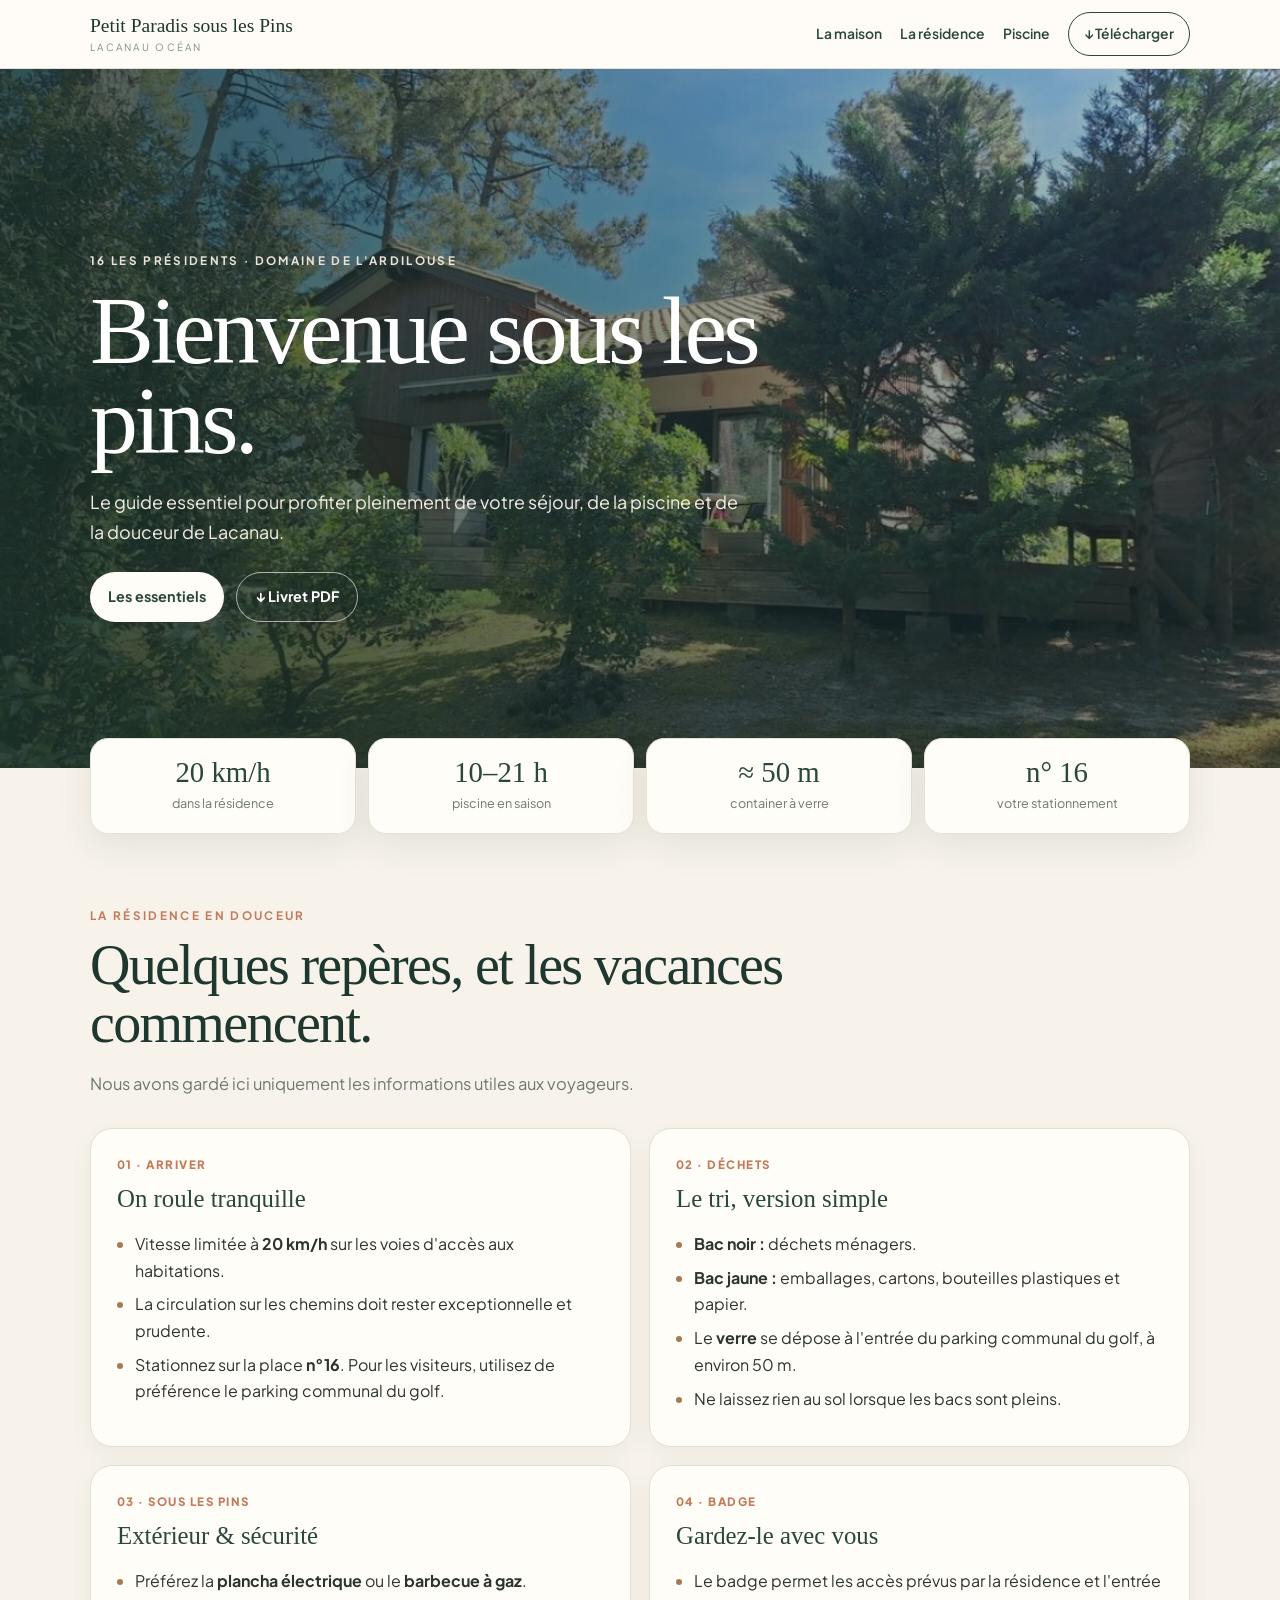
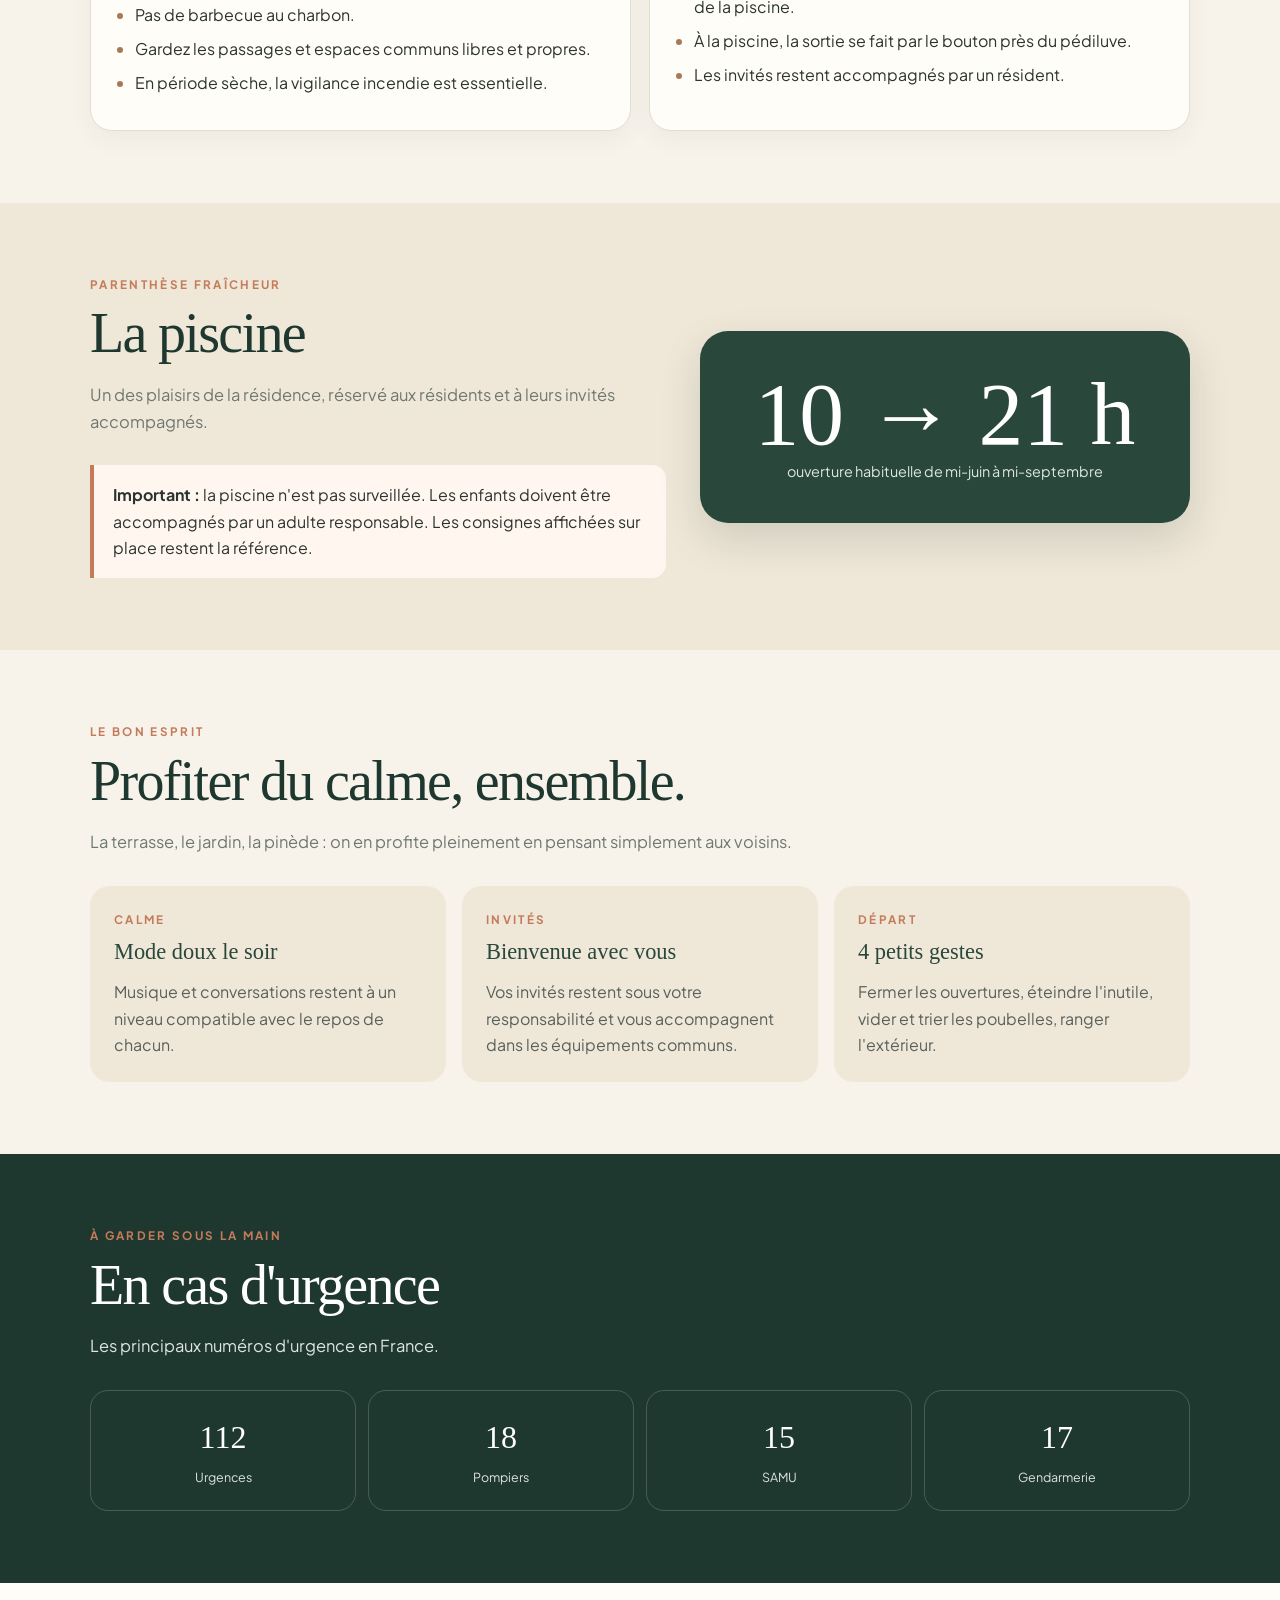
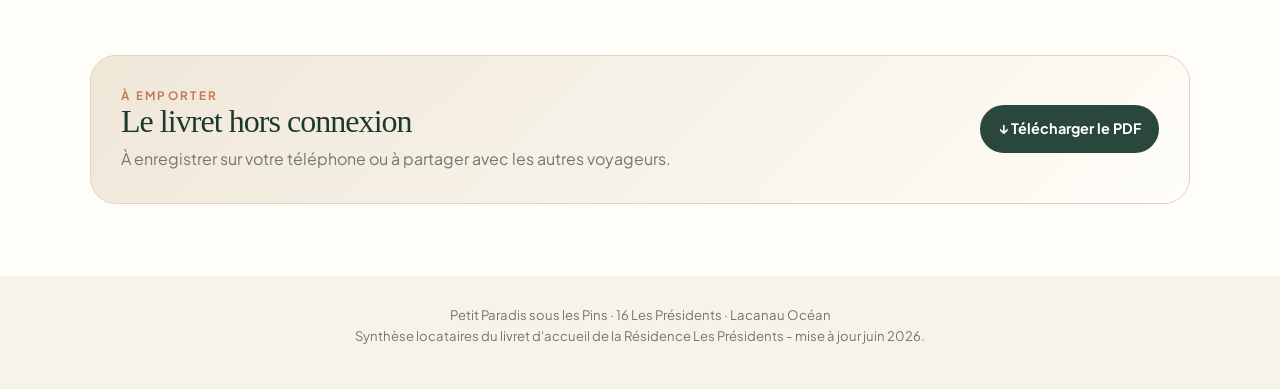
<file: guide.html>
<!doctype html>
<html lang="fr">
<head>
  <meta charset="utf-8">
  <meta name="viewport" content="width=device-width, initial-scale=1">
  <meta http-equiv="refresh" content="0; url=livret.html">
  <link rel="canonical" href="https://rickilolo.github.io/Lacanau-Ocean/livret.html">
  <title>Livret d’accueil</title>
</head>
<body>
  <p><a href="livret.html">Ouvrir le livret d’accueil</a></p>
</body>
</html>
</file>
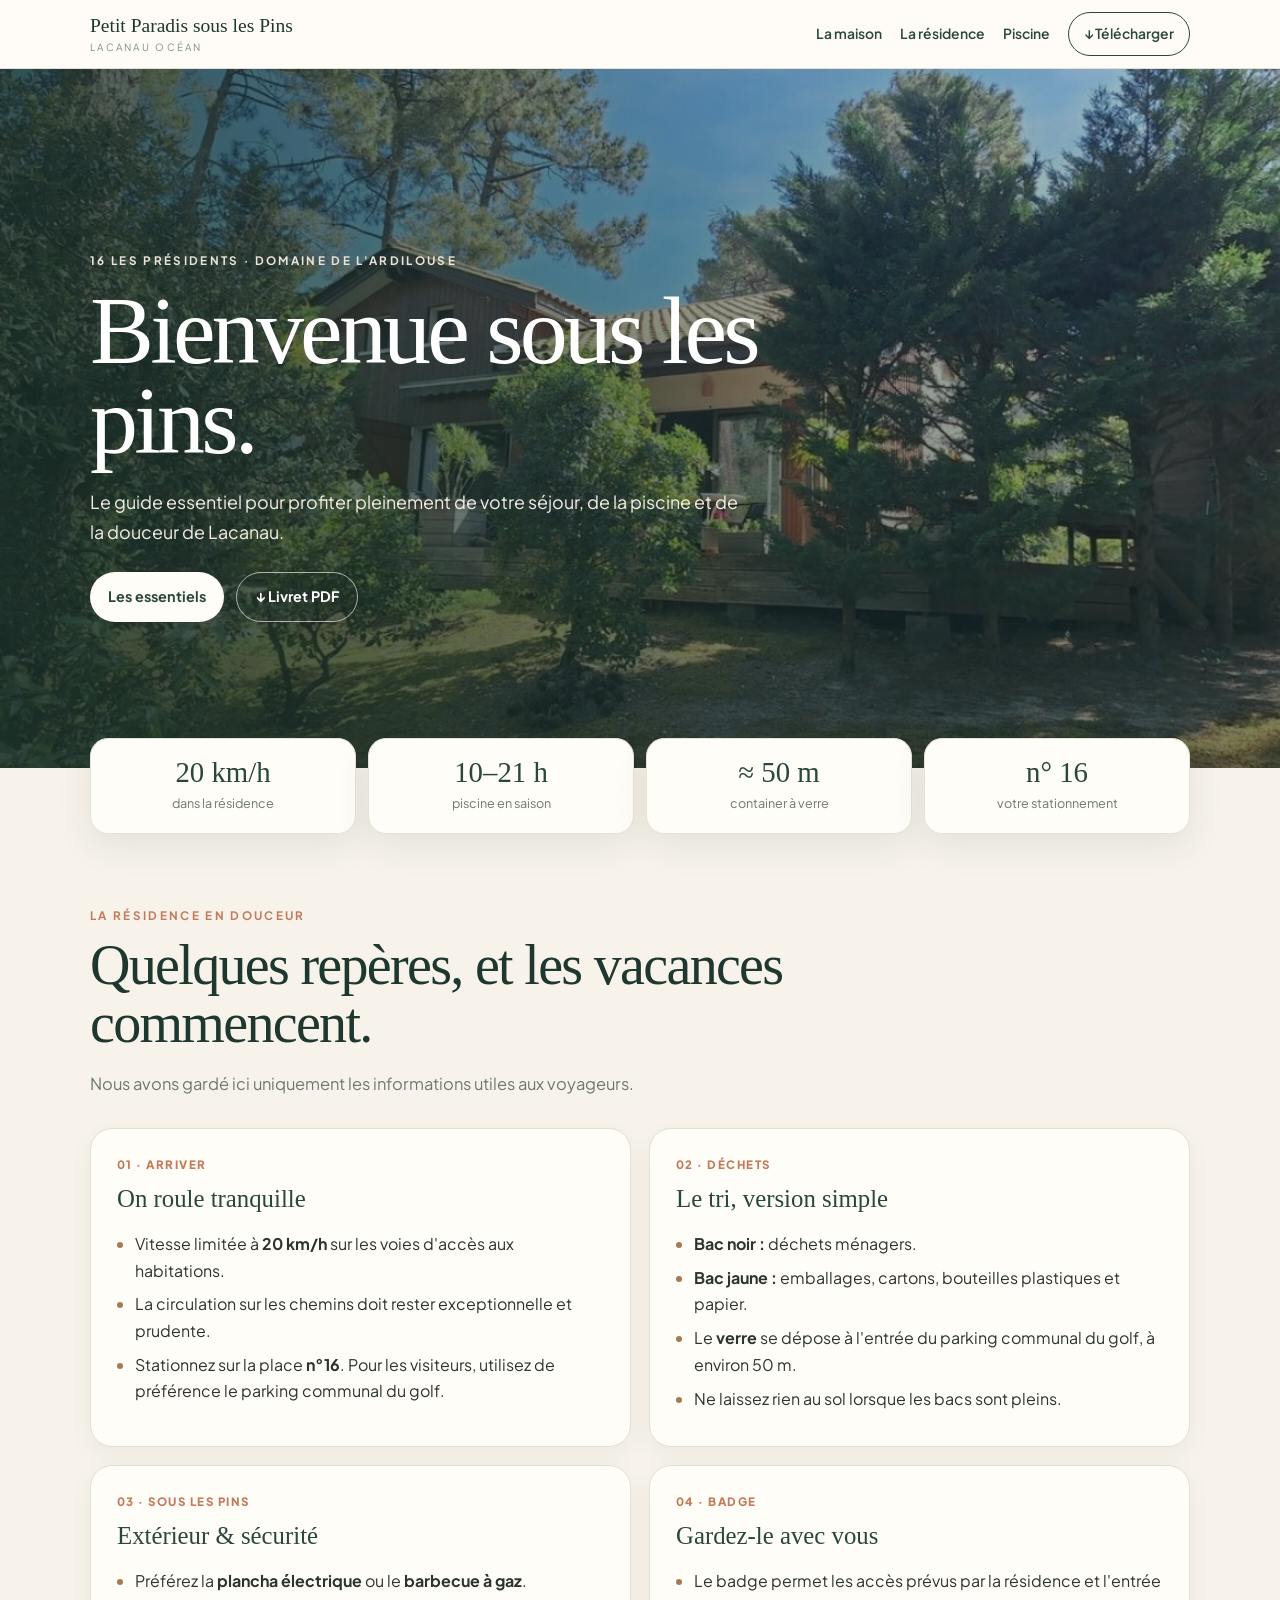
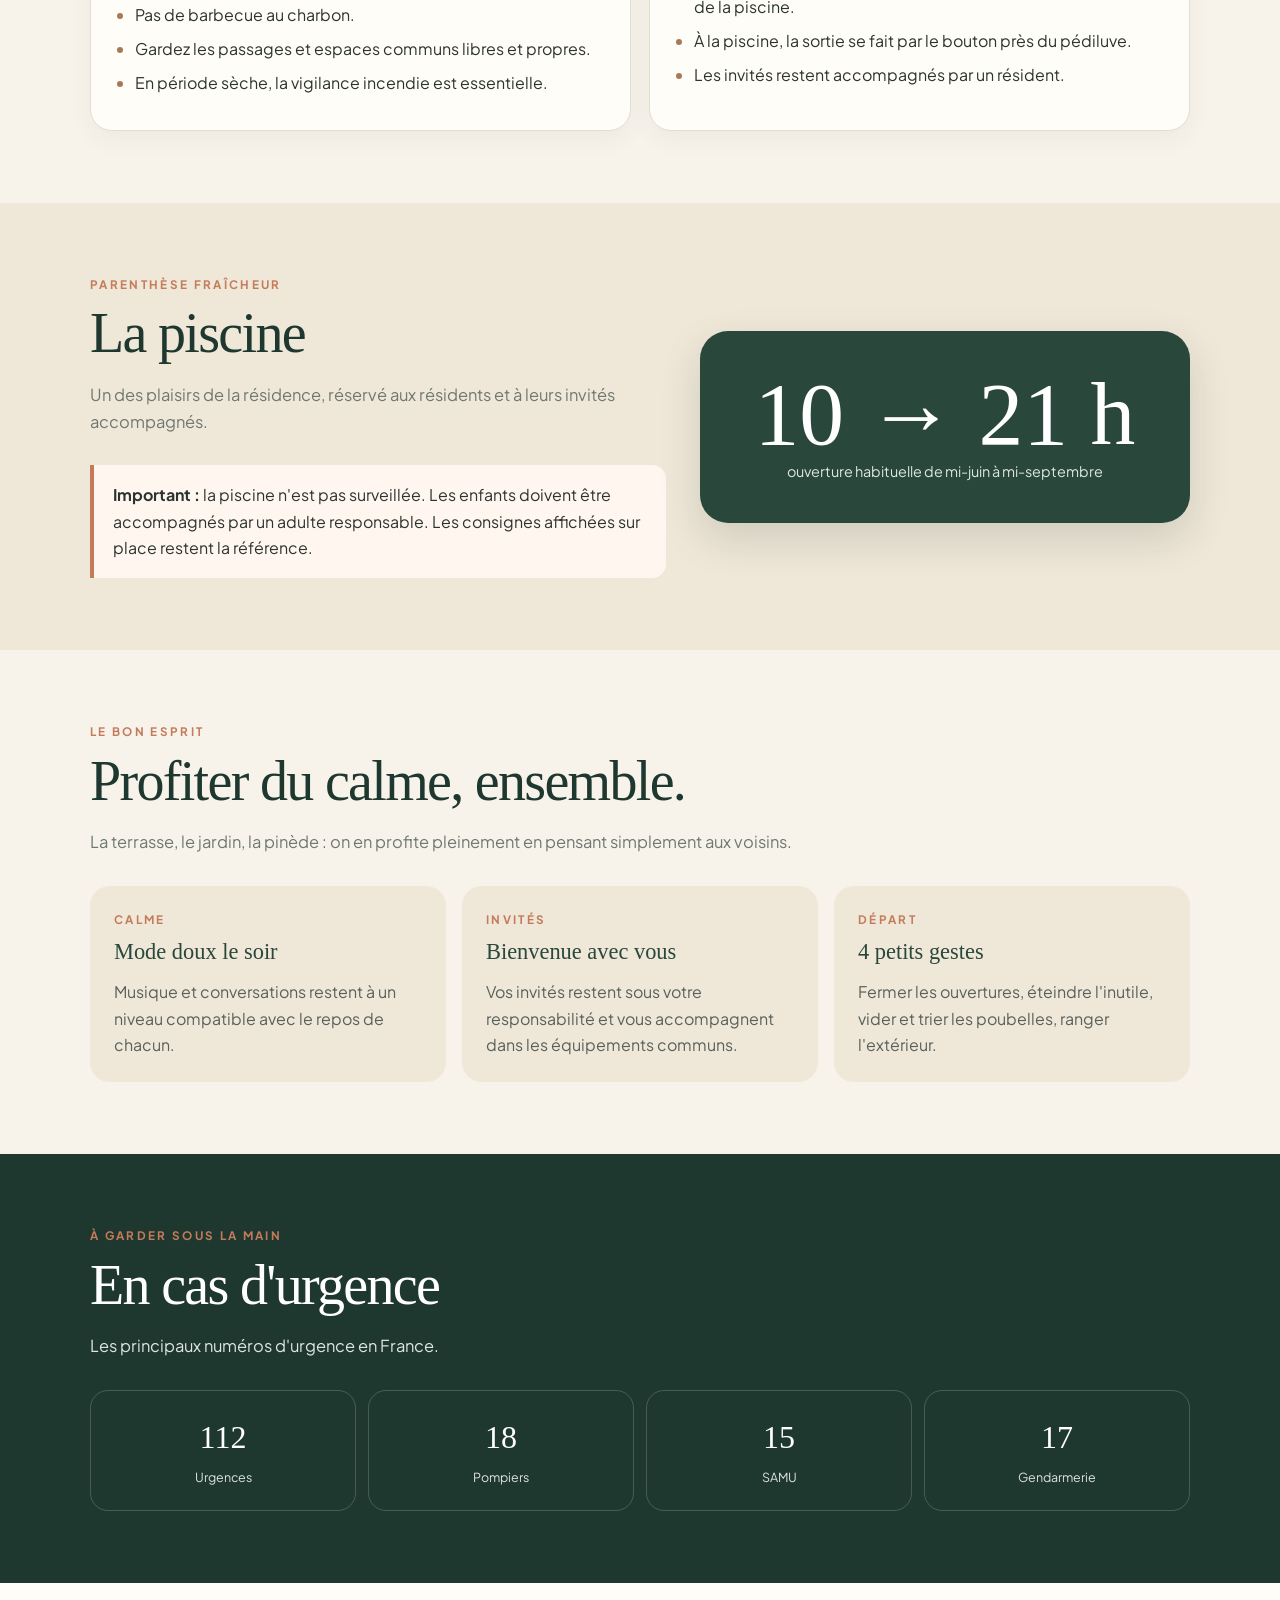
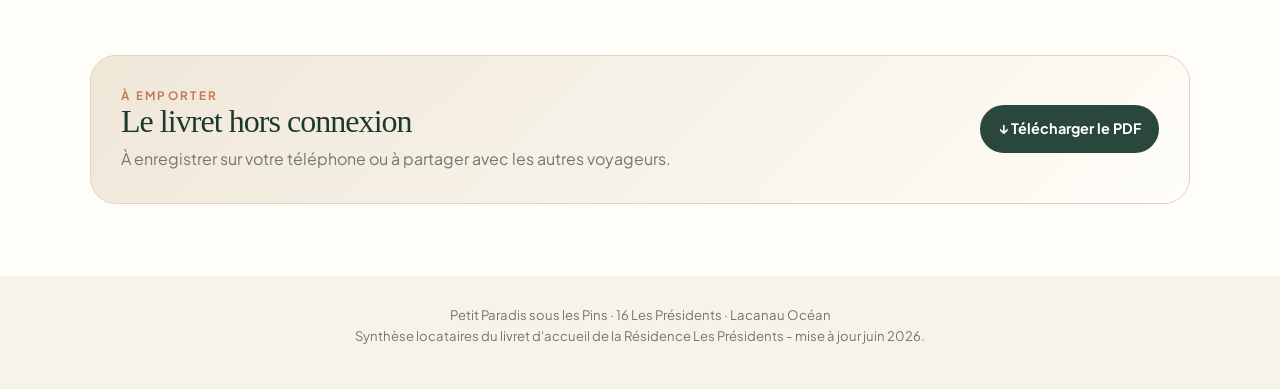
<file: livret.html>
<!doctype html>
<html lang="fr">
<head>
<meta charset="utf-8">
<meta name="viewport" content="width=device-width,initial-scale=1">
<title>Livret d'accueil | Petit Paradis sous les Pins - Lacanau Océan</title>
<meta name="description" content="Guide pratique des locataires du Petit Paradis sous les Pins, 16 Les Présidents à Lacanau Océan.">
<link rel="preconnect" href="https://fonts.googleapis.com">
<link rel="preconnect" href="https://fonts.gstatic.com" crossorigin>
<link href="https://fonts.googleapis.com/css2?family=Plus+Jakarta+Sans:wght@400;500;600;700&display=swap" rel="stylesheet">
<link rel="stylesheet" href="livret.css">
</head>
<body>
<header class="topbar">
  <div class="wrap nav">
    <a class="brand" href="index.html">
      <strong>Petit Paradis sous les Pins</strong>
      <span>LACANAU OCÉAN</span>
    </a>
    <nav class="navlinks" aria-label="Navigation">
      <a href="index.html">La maison</a>
      <a href="#pratique">La résidence</a>
      <a href="#piscine">Piscine</a>
      <a class="download" href="livret-accueil-petit-paradis.pdf" download>↓ Télécharger</a>
    </nav>
  </div>
</header>

<section class="hero">
  <div class="wrap hero-inner">
    <div class="kicker">16 Les Présidents · Domaine de l'Ardilouse</div>
    <h1>Bienvenue sous les pins.</h1>
    <p>Le guide essentiel pour profiter pleinement de votre séjour, de la piscine et de la douceur de Lacanau.</p>
    <div class="hero-actions">
      <a class="btn btn-solid" href="#pratique">Les essentiels</a>
      <a class="btn btn-ghost" href="livret-accueil-petit-paradis.pdf" download>↓ Livret PDF</a>
    </div>
  </div>
</section>

<div class="quick">
  <div class="wrap quick-grid">
    <div class="quick-card"><strong>20 km/h</strong><span>dans la résidence</span></div>
    <div class="quick-card"><strong>10–21 h</strong><span>piscine en saison</span></div>
    <div class="quick-card"><strong>≈ 50 m</strong><span>container à verre</span></div>
    <div class="quick-card"><strong>n° 16</strong><span>votre stationnement</span></div>
  </div>
</div>

<main>
<section id="pratique">
  <div class="wrap">
    <div class="section-head">
      <div class="kicker">La résidence en douceur</div>
      <h2>Quelques repères, et les vacances commencent.</h2>
      <p>Nous avons gardé ici uniquement les informations utiles aux voyageurs.</p>
    </div>
    <div class="cards">
      <article class="card">
        <div class="number">01 · ARRIVER</div>
        <h3>On roule tranquille</h3>
        <ul>
          <li>Vitesse limitée à <strong>20 km/h</strong> sur les voies d'accès aux habitations.</li>
          <li>La circulation sur les chemins doit rester exceptionnelle et prudente.</li>
          <li>Stationnez sur la place <strong>n°16</strong>. Pour les visiteurs, utilisez de préférence le parking communal du golf.</li>
        </ul>
      </article>
      <article class="card">
        <div class="number">02 · DÉCHETS</div>
        <h3>Le tri, version simple</h3>
        <ul>
          <li><strong>Bac noir :</strong> déchets ménagers.</li>
          <li><strong>Bac jaune :</strong> emballages, cartons, bouteilles plastiques et papier.</li>
          <li>Le <strong>verre</strong> se dépose à l'entrée du parking communal du golf, à environ 50 m.</li>
          <li>Ne laissez rien au sol lorsque les bacs sont pleins.</li>
        </ul>
      </article>
      <article class="card">
        <div class="number">03 · SOUS LES PINS</div>
        <h3>Extérieur & sécurité</h3>
        <ul>
          <li>Préférez la <strong>plancha électrique</strong> ou le <strong>barbecue à gaz</strong>.</li>
          <li>Pas de barbecue au charbon.</li>
          <li>Gardez les passages et espaces communs libres et propres.</li>
          <li>En période sèche, la vigilance incendie est essentielle.</li>
        </ul>
      </article>
      <article class="card">
        <div class="number">04 · BADGE</div>
        <h3>Gardez-le avec vous</h3>
        <ul>
          <li>Le badge permet les accès prévus par la résidence et l'entrée de la piscine.</li>
          <li>À la piscine, la sortie se fait par le bouton près du pédiluve.</li>
          <li>Les invités restent accompagnés par un résident.</li>
        </ul>
      </article>
    </div>
  </div>
</section>

<section class="pool" id="piscine">
  <div class="wrap pool-grid">
    <div>
      <div class="section-head">
        <div class="kicker">Parenthèse fraîcheur</div>
        <h2>La piscine</h2>
        <p>Un des plaisirs de la résidence, réservé aux résidents et à leurs invités accompagnés.</p>
      </div>
      <div class="note"><strong>Important :</strong> la piscine n'est pas surveillée. Les enfants doivent être accompagnés par un adulte responsable. Les consignes affichées sur place restent la référence.</div>
    </div>
    <div class="pool-time">
      <strong>10 → 21 h</strong>
      <span>ouverture habituelle de mi-juin à mi-septembre</span>
    </div>
  </div>
</section>

<section id="esprit">
  <div class="wrap">
    <div class="section-head">
      <div class="kicker">Le bon esprit</div>
      <h2>Profiter du calme, ensemble.</h2>
      <p>La terrasse, le jardin, la pinède : on en profite pleinement en pensant simplement aux voisins.</p>
    </div>
    <div class="spirit-grid">
      <div class="spirit"><div class="kicker">Calme</div><h3>Mode doux le soir</h3><p>Musique et conversations restent à un niveau compatible avec le repos de chacun.</p></div>
      <div class="spirit"><div class="kicker">Invités</div><h3>Bienvenue avec vous</h3><p>Vos invités restent sous votre responsabilité et vous accompagnent dans les équipements communs.</p></div>
      <div class="spirit"><div class="kicker">Départ</div><h3>4 petits gestes</h3><p>Fermer les ouvertures, éteindre l'inutile, vider et trier les poubelles, ranger l'extérieur.</p></div>
    </div>
  </div>
</section>

<section class="emergency">
  <div class="wrap">
    <div class="section-head">
      <div class="kicker">À garder sous la main</div>
      <h2>En cas d'urgence</h2>
      <p>Les principaux numéros d'urgence en France.</p>
    </div>
    <div class="numbers">
      <div class="number-card"><strong>112</strong><span>Urgences</span></div>
      <div class="number-card"><strong>18</strong><span>Pompiers</span></div>
      <div class="number-card"><strong>15</strong><span>SAMU</span></div>
      <div class="number-card"><strong>17</strong><span>Gendarmerie</span></div>
    </div>
  </div>
</section>

<section class="pdf-block">
  <div class="wrap">
    <div class="pdf-box">
      <div>
        <div class="kicker" style="color:var(--terracotta)">À emporter</div>
        <h2>Le livret hors connexion</h2>
        <p>À enregistrer sur votre téléphone ou à partager avec les autres voyageurs.</p>
      </div>
      <a class="btn" href="livret-accueil-petit-paradis.pdf" download>↓ Télécharger le PDF</a>
    </div>
  </div>
</section>
</main>

<footer>
  Petit Paradis sous les Pins · 16 Les Présidents · Lacanau Océan<br>
  Synthèse locataires du livret d'accueil de la Résidence Les Présidents - mise à jour juin 2026.
</footer>
</body>
</html>
</file>
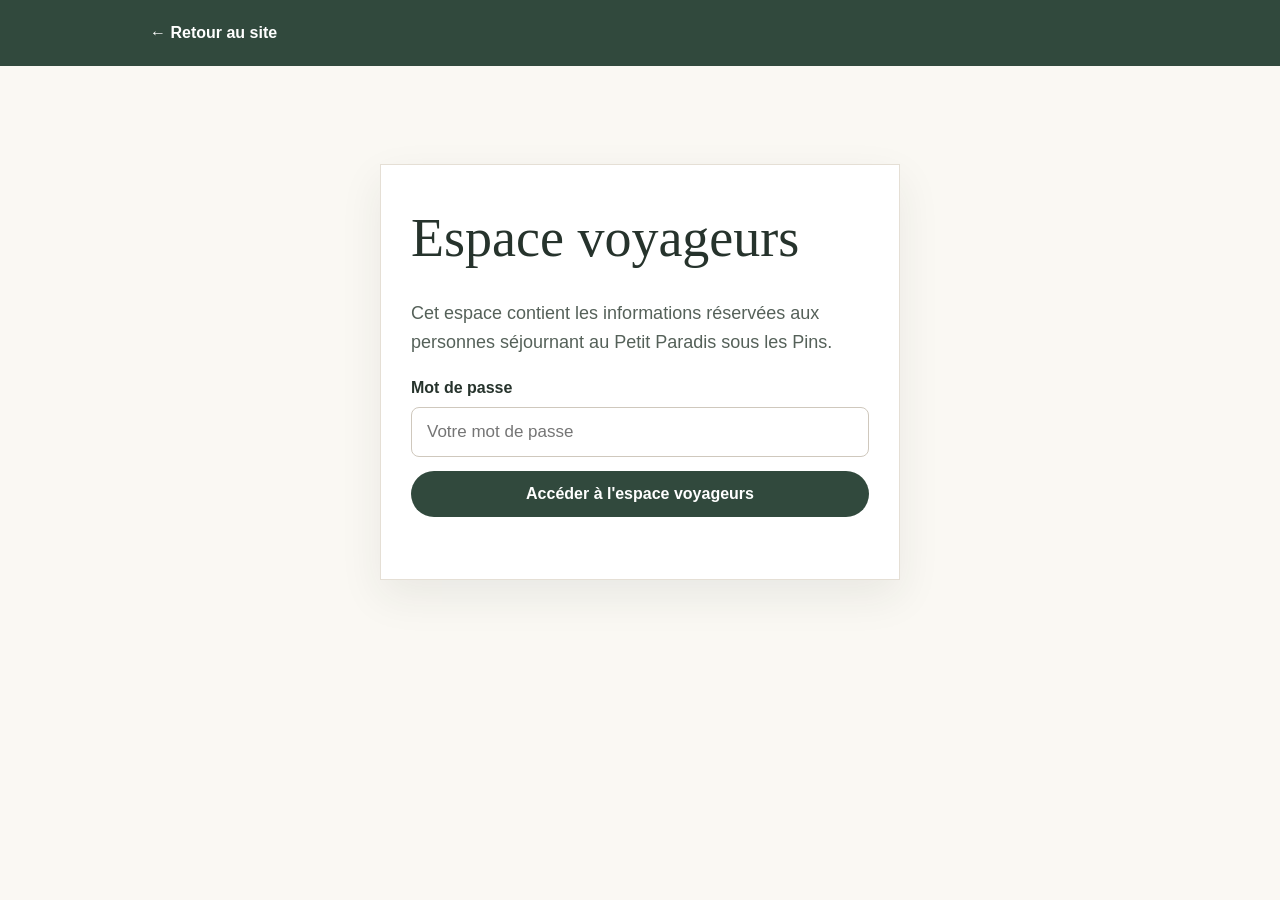
<file: voyageurs.html>
<!doctype html>
<html lang="fr">
<head>
<meta charset="utf-8">
<meta name="viewport" content="width=device-width,initial-scale=1">
<meta name="theme-color" content="#31493d">
<title>Espace voyageurs — Petit Paradis sous les Pins</title>
<style>
:root{--pine:#31493d;--pine-dark:#21342b;--cream:#faf8f3;--sand:#eee6d8;--ink:#26332c;--white:#fff;--line:#e5dfd5}
*{box-sizing:border-box}
body{margin:0;background:var(--cream);color:var(--ink);font:16px/1.6 -apple-system,BlinkMacSystemFont,"Segoe UI",sans-serif}
.wrap{width:min(980px,92%);margin:auto}
.top{background:var(--pine);color:#fff;padding:20px 0}
.top a{color:#fff;text-decoration:none;font-weight:700}
main{padding:58px 0}
.card{background:#fff;border:1px solid var(--line);padding:30px;box-shadow:0 16px 40px rgba(33,52,43,.08)}
h1,h2{font-family:Georgia,serif;font-weight:500}
h1{font-size:clamp(34px,6vw,54px);margin:0 0 12px}
h2{font-size:30px;margin:0 0 14px}
.lead{font-size:18px;color:#556159}
.login{max-width:520px;margin:40px auto}
label{display:block;font-weight:700;margin-bottom:7px}
input{width:100%;padding:14px 15px;border:1px solid #cfc8bd;border-radius:8px;font-size:17px}
button{margin-top:14px;width:100%;padding:14px;border:0;border-radius:999px;background:var(--pine);color:#fff;font-weight:800;font-size:16px;cursor:pointer}
.msg{margin-top:10px;font-size:14px;color:#8a3b2f;min-height:22px}
.private{display:none}
.grid{display:grid;grid-template-columns:1fr 1fr;gap:18px;margin-top:24px}
.box{background:#fff;border:1px solid var(--line);padding:22px}
.mapbox{margin-top:24px;background:#fff;border:1px solid var(--line);padding:12px}
.map-layout{display:grid;grid-template-columns:250px 1fr;gap:14px;align-items:stretch}
.legend{background:var(--sand);padding:16px;border-radius:8px}
.legend h3{font:500 22px Georgia,serif;margin:0 0 12px}
.legend-list{display:grid;gap:8px}
.legend-btn{width:100%;margin:0;padding:11px 12px;border-radius:8px;background:#fff;color:var(--ink);border:1px solid var(--line);font-weight:700;text-align:left;display:flex;align-items:center;gap:10px}
.legend-btn.active{background:var(--pine);color:#fff;border-color:var(--pine)}
.legend-pin{position:relative;width:26px;height:26px;flex:0 0 26px;border-radius:50% 50% 50% 0;transform:rotate(-45deg);display:grid;place-items:center;box-shadow:0 2px 5px rgba(0,0,0,.18);border:1px solid rgba(0,0,0,.08)}
.legend-pin span{transform:rotate(45deg);font-size:14px;line-height:1}
.legend-info{margin-top:14px;background:#fff;border:1px solid var(--line);padding:13px;border-radius:8px;font-size:14px;min-height:118px}
.legend-info strong{display:block;margin-bottom:5px}
iframe{width:100%;height:430px;border:0;display:block}
.link{display:inline-block;margin-top:10px;color:var(--pine);font-weight:700}
.notice{background:var(--sand);padding:14px 16px;margin-top:20px;font-size:14px}
.logout{background:transparent;border:1px solid #fff;width:auto;padding:8px 14px;margin:0;color:#fff}
.toprow{display:flex;align-items:center;justify-content:space-between;gap:15px}
@media(max-width:700px){main{padding:36px 0}.grid{grid-template-columns:1fr}.card{padding:22px}.map-layout{grid-template-columns:1fr}.legend-list{grid-template-columns:1fr 1fr}.legend-info{min-height:0}iframe{height:340px}}
@media(max-width:460px){.legend-list{grid-template-columns:1fr}}
</style>
</head>
<body>
<div class="top"><div class="wrap toprow"><a href="apercu.html">← Retour au site</a><button id="logout" class="logout" style="display:none">Déconnexion</button></div></div>
<main>
  <div class="wrap">
    <section id="loginBox" class="card login">
      <h1>Espace voyageurs</h1>
      <p class="lead">Cet espace contient les informations réservées aux personnes séjournant au Petit Paradis sous les Pins.</p>
      <label for="password">Mot de passe</label>
      <input id="password" type="password" autocomplete="current-password" placeholder="Votre mot de passe">
      <button id="loginBtn">Accéder à l'espace voyageurs</button>
      <div id="message" class="msg"></div>
    </section>

    <section id="privateArea" class="private">
      <h1>Bienvenue au Petit Paradis sous les Pins</h1>
      <p class="lead">Vous trouverez ici les informations pratiques utiles pour votre arrivée et votre séjour.</p>

      <div class="grid">
        <div class="box">
          <h2>Accès & arrivée</h2>
          <p>Les informations détaillées d'arrivée, de stationnement et d'accès à la résidence peuvent être ajoutées ici.</p>
        </div>
        <div class="box">
          <h2>Livret d'accueil</h2>
          <p>Consultez le guide pratique de la maison et de la résidence.</p>
          <a class="link" href="livret.html">Ouvrir le livret d'accueil →</a>
        </div>
      </div>

      <div class="mapbox">
        <h2>Carte d'accès & alentours</h2>
        <div class="map-layout">
          <aside class="legend" aria-label="Légende interactive">
            <h3>Explorer les alentours</h3>
            <div class="legend-list">
              <button type="button" class="legend-btn active" data-cat="velo"><span class="legend-pin" style="background:#f19ab0"><span>🚲</span></span>Vélo</button>
              <button type="button" class="legend-btn" data-cat="plages"><span class="legend-pin" style="background:#ffe6a8"><span>🏖️</span></span>Plages</button>
              <button type="button" class="legend-btn" data-cat="courses"><span class="legend-pin" style="background:#092b8a"><span>🛒</span></span>Courses</button>
              <button type="button" class="legend-btn" data-cat="loisirs"><span class="legend-pin" style="background:#f7df73"><span>⛳</span></span>Golf / loisirs</button>
              <button type="button" class="legend-btn" data-cat="recharge"><span class="legend-pin" style="background:#3f7f18"><span>⚡</span></span>Recharge</button>
              <button type="button" class="legend-btn" data-cat="maison"><span class="legend-pin" style="background:#df6549"><span>🏠</span></span>Maison</button>
            </div>
            <div id="legendInfo" class="legend-info" aria-live="polite">
              <strong>🚲 Vélo</strong>
              Les pistes cyclables permettent de rejoindre facilement le centre, les plages et plusieurs activités autour de Lacanau.
            </div>
          </aside>
          <div>
            <iframe
              title="Plan Lacanau — pistes cyclables et commodités"
              allowfullscreen
              allow="geolocation"
              loading="lazy"
              src="https://umap.openstreetmap.de/fr/map/plan-lacanau-pistes-cyclables-commodites_167544?scaleControl=false&miniMapControl=false&scrollWheelZoom=false&zoomControl=true&editMode=disabled&moreControl=true&searchControl=null&tilelayersControl=null&embedControl=null&datalayersControl=true&onLoadPanel=none&captionBar=false&captionMenus=true">
            </iframe>
            <a class="link" target="_blank" rel="noopener" href="https://umap.openstreetmap.de/fr/map/plan-lacanau-pistes-cyclables-commodites_167544?scaleControl=false&miniMapControl=false&scrollWheelZoom=true&zoomControl=true&editMode=disabled&moreControl=true&searchControl=null&tilelayersControl=null&embedControl=null&datalayersControl=true&onLoadPanel=none&captionBar=false&captionMenus=true">Voir la carte en plein écran ↗</a>
          </div>
        </div>
      </div>

      <div class="notice">L'accès est mémorisé sur cet appareil pendant 7 jours afin d'éviter de ressaisir le mot de passe à chaque visite.</div>
    </section>
  </div>
</main>

<script>
const PASSWORD="pins2027";
const KEY="ppsp_access_until";
const WEEK=7*24*60*60*1000;
const loginBox=document.getElementById("loginBox");
const privateArea=document.getElementById("privateArea");
const password=document.getElementById("password");
const msg=document.getElementById("message");
const logout=document.getElementById("logout");
function showPrivate(){
  loginBox.style.display="none";
  privateArea.style.display="block";
  logout.style.display="inline-block";
}
function showLogin(){
  loginBox.style.display="block";
  privateArea.style.display="none";
  logout.style.display="none";
}
const until=Number(localStorage.getItem(KEY)||0);
if(Date.now()<until) showPrivate(); else showLogin();
document.getElementById("loginBtn").addEventListener("click",()=>{
  if(password.value===PASSWORD){
    localStorage.setItem(KEY,String(Date.now()+WEEK));
    msg.textContent="";
    showPrivate();
  }else{
    msg.textContent="Mot de passe incorrect.";
  }
});
password.addEventListener("keydown",e=>{if(e.key==="Enter")document.getElementById("loginBtn").click();});
logout.addEventListener("click",()=>{localStorage.removeItem(KEY);password.value="";showLogin();});

const legendData={
  velo:{title:"🚲 Vélo",text:"Les pistes cyclables permettent de rejoindre facilement le centre, les plages et plusieurs activités autour de Lacanau."},
  plages:{title:"🏖️ Plages",text:"Retrouvez les principaux accès aux plages océanes, dont les plages du centre et du secteur sud."},
  courses:{title:"🛒 Courses",text:"Les commerces utiles pour les courses du quotidien sont repérés sur la carte pour préparer facilement le séjour."},
  loisirs:{title:"⛳ Loisirs",text:"Golf de l’Ardilouse, tennis et autres activités sont regroupés dans cette catégorie."},
  recharge:{title:"⚡ Recharge",text:"Les solutions de recharge pour véhicule électrique à proximité de la résidence sont indiquées sur la carte."},
  maison:{title:"🏠 Maison",text:"Le repère rouge correspond au Petit Paradis sous les Pins. Cette localisation précise reste réservée à l’espace voyageurs."}
};
document.querySelectorAll(".legend-btn").forEach(btn=>{
  btn.addEventListener("click",()=>{
    document.querySelectorAll(".legend-btn").forEach(b=>b.classList.remove("active"));
    btn.classList.add("active");
    const d=legendData[btn.dataset.cat];
    document.getElementById("legendInfo").innerHTML="<strong>"+d.title+"</strong>"+d.text;
  });
});
</script>
</body>
</html>
</file>
<file: livret.css>
:root{
  --pin:#29473b;
  --pin-dark:#1f382f;
  --sauge:#7f927f;
  --sable:#efe7d8;
  --lin:#f7f3eb;
  --ivoire:#fffdf8;
  --bois:#a87955;
  --terracotta:#c47b5a;
  --texte:#2d342f;
  --muted:#707871;
  --ligne:#ddd4c5;
  --ombre:0 12px 35px rgba(43,55,47,.09);
}
*{box-sizing:border-box}
html{scroll-behavior:smooth}
body{
  margin:0;
  background:var(--lin);
  color:var(--texte);
  font-family:"Plus Jakarta Sans",system-ui,-apple-system,BlinkMacSystemFont,"Segoe UI",sans-serif;
  line-height:1.65;
}
a{color:inherit}
.wrap{width:min(1100px,calc(100% - 40px));margin:auto}
.topbar{
  position:sticky;top:0;z-index:20;
  background:rgba(255,253,248,.91);
  backdrop-filter:blur(12px);
  border-bottom:1px solid rgba(221,212,197,.75);
}
.nav{display:flex;align-items:center;justify-content:space-between;gap:20px;min-height:68px}
.brand{text-decoration:none;color:var(--pin-dark);line-height:1.05}
.brand strong{display:block;font-family:Georgia,"Times New Roman",serif;font-size:1.22rem;font-weight:500}
.brand span{display:block;font-size:.62rem;letter-spacing:.23em;margin-top:6px;color:var(--sauge)}
.navlinks{display:flex;align-items:center;gap:18px}
.navlinks a{text-decoration:none;font-size:.87rem;font-weight:600;color:var(--pin)}
.navlinks .download{padding:10px 15px;border:1px solid var(--pin);border-radius:999px}
.hero{
  min-height:510px;
  display:grid;
  align-items:end;
  color:white;
  background:
    linear-gradient(90deg,rgba(24,46,38,.78),rgba(24,46,38,.34) 58%,rgba(24,46,38,.18)),
    linear-gradient(180deg,rgba(24,46,38,.04),rgba(24,46,38,.45)),
    url("images/maison-pins.jpg") center/cover no-repeat,
    var(--pin);
}
.hero-inner{padding:110px 0 74px}
.kicker{font-size:.73rem;text-transform:uppercase;letter-spacing:.2em;font-weight:700}
.hero .kicker{color:#e8e4d8}
h1,h2,h3{font-family:Georgia,"Times New Roman",serif;font-weight:500}
h1{font-size:clamp(3rem,8vw,6rem);line-height:.94;letter-spacing:-.04em;margin:.16em 0 .22em;max-width:850px}
.hero p{font-size:1.12rem;max-width:650px;color:#f2eee5;margin:0}
.hero-actions{display:flex;gap:12px;flex-wrap:wrap;margin-top:26px}
.btn{
  display:inline-flex;align-items:center;justify-content:center;
  text-decoration:none;border-radius:999px;padding:12px 18px;font-weight:700;font-size:.9rem
}
.btn-solid{background:var(--ivoire);color:var(--pin)}
.btn-ghost{border:1px solid rgba(255,255,255,.62);color:white}
.quick{margin-top:-30px;position:relative;z-index:2}
.quick-grid{display:grid;grid-template-columns:repeat(4,1fr);gap:12px}
.quick-card{
  background:var(--ivoire);border:1px solid #e9e1d4;border-radius:18px;
  padding:18px;text-align:center;box-shadow:var(--ombre)
}
.quick-card strong{display:block;color:var(--pin);font-family:Georgia,"Times New Roman",serif;font-weight:500;font-size:1.8rem;line-height:1.1}
.quick-card span{font-size:.79rem;color:var(--muted)}
section{padding:72px 0}
.section-head{max-width:720px;margin-bottom:30px}
.section-head .kicker{color:var(--terracotta)}
h2{font-size:clamp(2.15rem,5vw,3.5rem);line-height:1.04;color:var(--pin-dark);margin:.18em 0 .33em;letter-spacing:-.03em}
.section-head p{color:var(--muted);font-size:1.03rem;margin:0}
.cards{display:grid;grid-template-columns:repeat(2,1fr);gap:18px}
.card{
  background:var(--ivoire);border:1px solid #e6ddd0;border-radius:22px;
  padding:26px;box-shadow:0 8px 24px rgba(40,53,45,.05)
}
.card .number{font-size:.72rem;letter-spacing:.13em;color:var(--terracotta);font-weight:800}
.card h3{font-size:1.55rem;color:var(--pin);margin:.22em 0 .45em}
.card ul{margin:0;padding-left:1.12em}
.card li{margin:.47em 0}
.card li::marker{color:var(--bois)}
.pool{background:var(--sable)}
.pool-grid{display:grid;grid-template-columns:1.08fr .92fr;align-items:center;gap:34px}
.pool-time{
  background:var(--pin);border-radius:28px;color:white;padding:38px;text-align:center;
  box-shadow:0 16px 40px rgba(41,71,59,.16)
}
.pool-time strong{font-family:Georgia,"Times New Roman",serif;font-size:clamp(3.2rem,8vw,5.6rem);font-weight:500;display:block;line-height:1}
.pool-time span{font-size:.9rem;color:#dfe7e1}
.note{
  margin-top:22px;border-left:4px solid var(--terracotta);
  background:#fff7ef;padding:17px 19px;border-radius:0 14px 14px 0
}
.spirit-grid{display:grid;grid-template-columns:repeat(3,1fr);gap:16px}
.spirit{background:var(--sable);border-radius:20px;padding:24px}
.spirit .kicker{color:var(--terracotta)}
.spirit h3{font-size:1.4rem;color:var(--pin);margin:.25em 0 .35em}
.spirit p{margin:0;color:#59615c}
.emergency{background:var(--pin-dark);color:white}
.emergency h2{color:white}
.emergency .section-head p{color:#dfe5e1}
.numbers{display:grid;grid-template-columns:repeat(4,1fr);gap:12px}
.number-card{border:1px solid rgba(255,255,255,.18);border-radius:18px;padding:20px;text-align:center}
.number-card strong{display:block;font-family:Georgia,"Times New Roman",serif;font-size:2rem;font-weight:500}
.number-card span{font-size:.78rem;color:#dce4df}
.pdf-block{background:var(--ivoire)}
.pdf-box{
  border:1px solid var(--ligne);background:linear-gradient(135deg,var(--sable),var(--ivoire));
  border-radius:26px;padding:30px;display:flex;justify-content:space-between;gap:28px;align-items:center
}
.pdf-box h2{font-size:2rem;margin:0 0 .25em}
.pdf-box p{margin:0;color:var(--muted)}
.pdf-box .btn{background:var(--pin);color:white;white-space:nowrap}
footer{padding:28px 0 42px;text-align:center;color:var(--muted);font-size:.82rem}
@media(max-width:760px){
  .navlinks a:not(.download){display:none}
  .hero{min-height:470px}
  .hero-inner{padding:90px 0 62px}
  .quick-grid,.cards,.pool-grid,.spirit-grid,.numbers{grid-template-columns:1fr 1fr}
  .pdf-box{display:block}.pdf-box .btn{margin-top:18px}
}
@media(max-width:520px){
  .wrap{width:min(100% - 28px,1100px)}
  .quick-grid,.cards,.pool-grid,.spirit-grid,.numbers{grid-template-columns:1fr}
  section{padding:56px 0}
  .quick-card{text-align:left}
}
@media print{
  .topbar,.hero-actions,.pdf-block{display:none!important}
  .hero{min-height:0;color:#111;background:white}
  .hero-inner{padding:28px 0}
  .hero p,.hero .kicker{color:#444}
  .quick{margin-top:0}
  section{padding:28px 0}
  .card,.quick-card{box-shadow:none}
}
</file>
